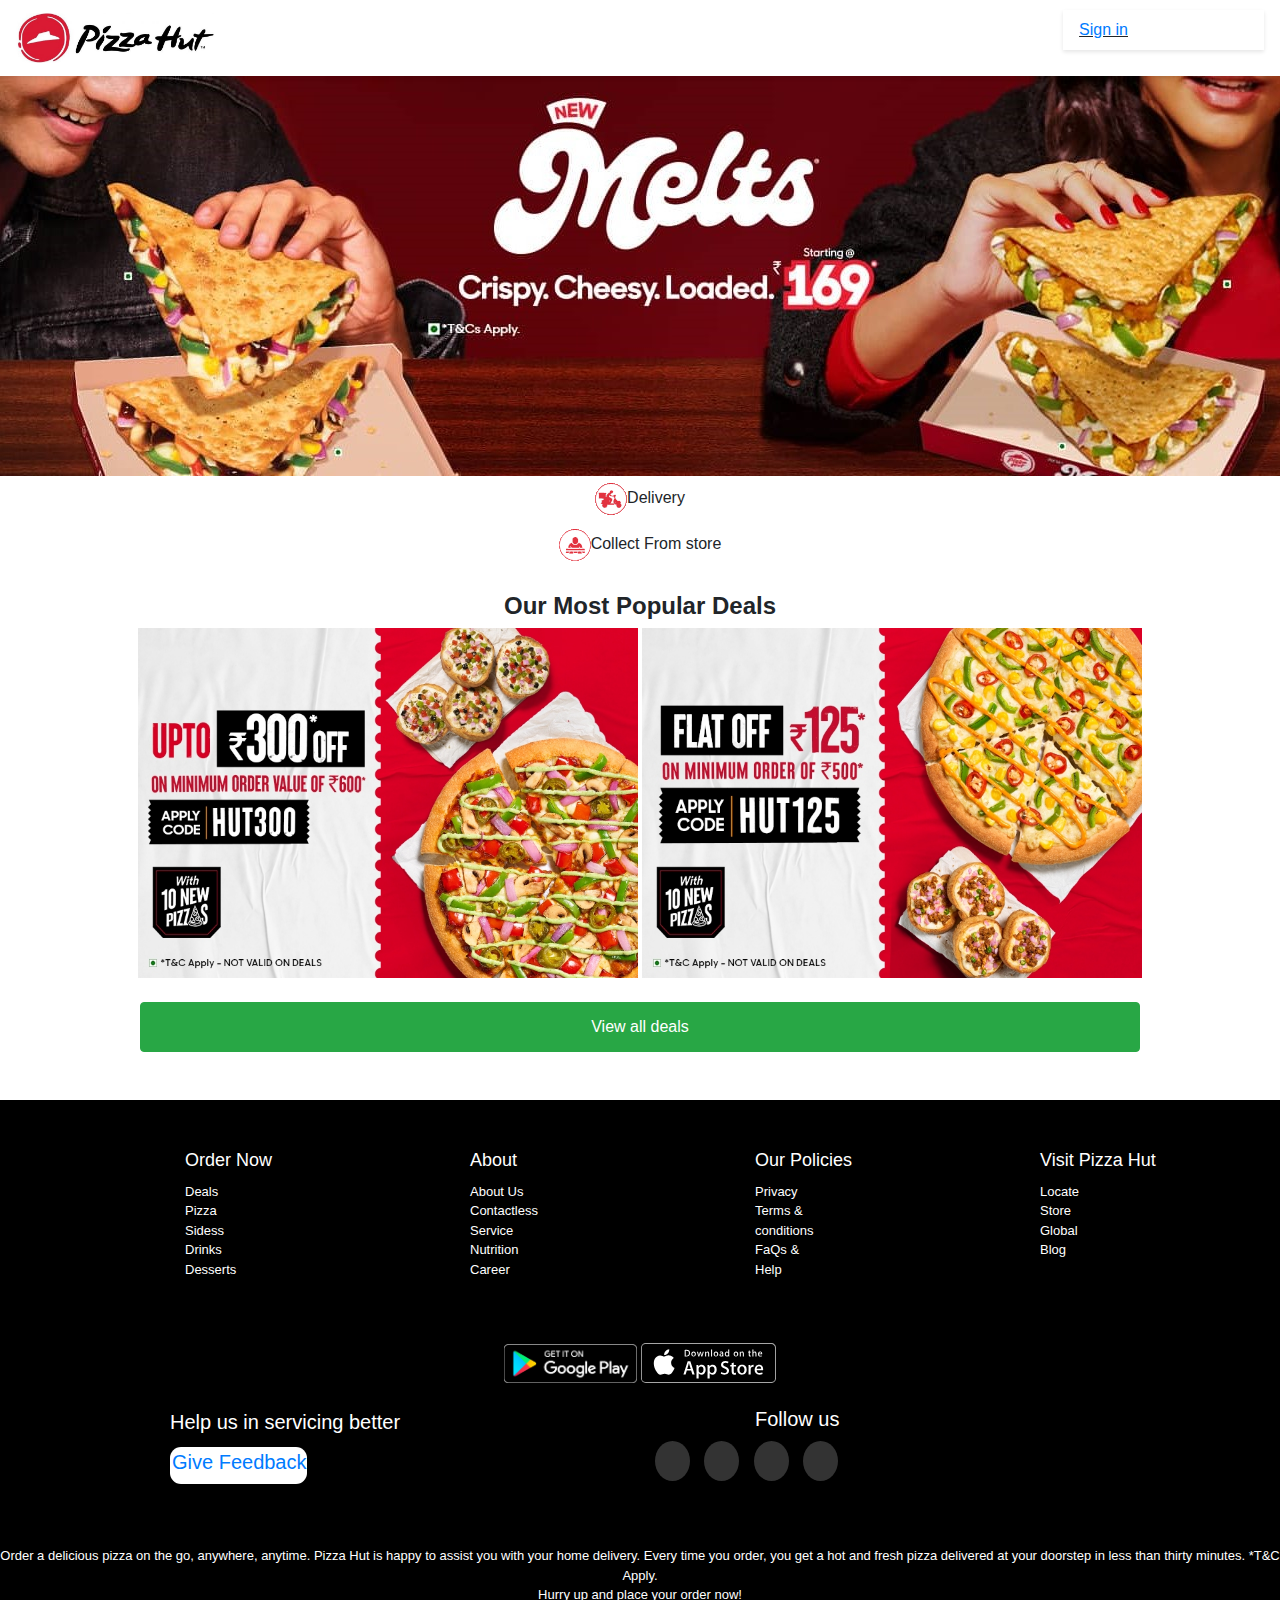
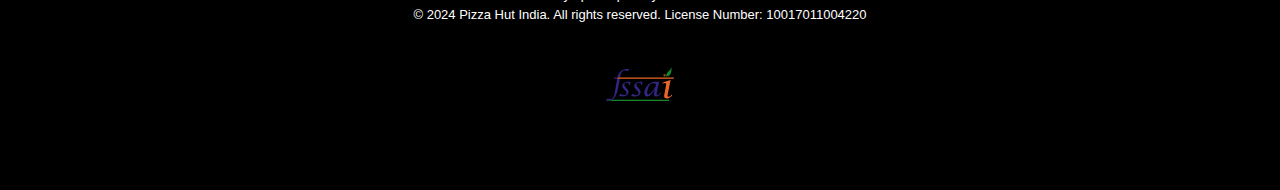
<file: index.html>
<!DOCTYPE html>
<html lang="en">
<head>
    <meta charset="UTF-8">
    <meta name="viewport" content="width=device-width, initial-scale=1.0">
    <title>Pizzahut website</title>
    <link rel="stylesheet" href="projectstyles.css">

    <link rel="stylesheet" href="https://cdn.jsdelivr.net/npm/bootstrap@4.6.2/dist/css/bootstrap.min.css">
    <script src="https://cdn.jsdelivr.net/npm/jquery@3.6.3/dist/jquery.slim.min.js"></script>
    <script src="https://cdn.jsdelivr.net/npm/popper.js@1.16.1/dist/umd/popper.min.js"></script>
    <script src="https://cdn.jsdelivr.net/npm/bootstrap@4.6.2/dist/js/bootstrap.bundle.min.js"></script>
    <link rel="stylesheet" href="https://use.fontawesome.com/releases/v5.6.3/css/all.css" integrity="sha384-UHRtZLI+pbxtHCWp1t77Bi1L4ZtiqrqD80Kn4Z8NTSRyMA2Fd33n5dQ8lWUE00s/" crossorigin="anonymous">

</head>
<body>
    <!-- header section -->
    <nav class="navbar">
        <!-- brand/logo -->
        <a class="navbar-brand" href="#">
            <img src="img/pizzanewwimg.jpg" alt="logo" style="width: 200px;"></a>
        <ul class="navbar">
           <li><u><a href="16signinpage.html">Sign in</a></u></li> 
        </ul>
    </nav>

    <!-- image -->
    <img src="img/image12345.jpeg" height="400px">

    <!-- location box for delivery -->
    <center>
    <div class="container">
        <button type="button" class="btn" data-toggle="modal" data-target="#myModal"><img src="img/delivery.gif">Delivery</button>
    </center>  
    
    <!-- The modal -->
    <div class="modal" id="myModal">
    <div class="modal-dialog">
        <div class="modal-content">
        

    <!-- Modal Header -->
        <div class="modal-header">
    <i><h4 class="modal-title">DELIVERY</h4></i>
    <button type="button" class="close" data-dismiss="modal">&times;</button>
        </div>

    <!-- Modal body -->
    <div class="modal-body">
    <div class="modal-body">
        <b>FIND YOUR NEAREST HUT</b>
        <p>Enter your Address to see your local deals,coupons,offers.</p>
        <div class="modal-body mx-2">
            <div class="md-form mb-3">
                <input type="text" id="defaultForm-text" class="form-control validate" placeholder="Enter Your Location For delivery">
        <div class="md-form mb-1">
                <input type="text" id="defaultForm-text" class="form-control validate" placeholder="Find my current location">
                </div>
            </div>
       </div>
    </div>

    <!-- Modal footer -->
        <div class="modal-footer">
            <a href="3pizzas.html" class="btn btn-danger" role="button">Submit</a>
        </div>
        </div>
    </div>
</div>
</div>

<!-- location box for Collect From Store -->
<center>
    <div class="container">
        <button type="button" class="btn" data-toggle="modal" data-target="#mYModal"><img src="img/collection.gif">Collect From store</button>
    </center>  
    
    <!-- The modal -->
    <div class="modal" id="mYModal">
    <div class="modal-dialog">
        <div class="modal-content">
        
    <!-- Modal Header -->
        <div class="modal-header">
    <i><h4 class="modal-title">COLLECT FROM STORE</h4></i>
    <button type="button" class="close" data-dismiss="modal">&times;</button>
        </div>

    <!-- Modal body -->
    <div class="modal-body">
    <div class="modal-body">
        <b>FIND YOUR NEAREST HUT</b>
        <p>Enter your Address to see your local deals,coupons,offers.</p>
        <div class="modal-body mx-2">
        <div class="md-form mb-3">
                <input type="text" id="defaultForm-text" class="form-control validate" placeholder="Enter Your Location For delivery">
        <div class="md-form mb-1">
                <input type="text" id="defaultForm-text" class="form-control validate" placeholder="Find my current location">
                </div>
            </div>
       </div>
    </div>

    <!-- Modal footer -->
        <div class="modal-footer">
            <a href="3pizzas.html" class="btn btn-danger" role="button">Submit</a>
        </div>
        </div>
    </div>
</div>
</div>
<br>

<!-- Deals section -->
<center>
    <h4><b>Our Most Popular Deals</b></h4>
        <img src="img/deal1.jpeg" width="500" height="350">
        <img src="img/deal2.jpeg" width="500" height="350">
</center>
<br>
<center>
<div class="container">
        <button type="button" class="btn btn-success" style="width: 1000px; height: 50px;">View all deals</button>
</div>
</center> 
<br>
<br>
<!-- Main section -->
 <footer class="footer">
    <div class="container">
        <div class="row">
            <div class="footer-col">
<h5>Order Now</h5>
<ul style="list-style: none;">
  <li><a href="deals.html">Deals</a></li>
  <li><a href="pizzas.html">Pizza</a></li> 
  <li><a href="sides.html">Sidess</a></li>
  <li><a href="drinks.html">Drinks</a></li>
  <li><a href="desserts.html">Desserts</a></li> 
</ul></div>

<div class="footer-col">
<h5>About</h5>
<ul style="list-style: none;">
    <li><a href="aboutus.html">About Us</a></li>
    <li><a href="Contactlessservice.html">Contactless Service</a></li>
    <li><a href="nutrition.html">Nutrition</a></li>
    <li><a href="#">Career</a></li>
</ul></div>

<div class="footer-col">
<h5>Our Policies</h5>
<ul style="list-style: none;">
    <li><a href="#">Privacy</a></li>
    <li><a href="Terms&condn.html">Terms & conditions</a></li>
    <li><a href="FaQs&help.html">FaQs & Help</a></li>
</ul></div>

<div class="footer-col">
<h5>Visit Pizza Hut</h5>
<ul style="list-style: none;">
    <li><a href="locateStore.html">Locate Store</a></li>
    <li><a href="Globalblog.html">Global Blog</a></li>
</ul></div><br>
</div>
</div><br><br>
<center>
<div class="footer-col">
    <div class="appdown-img">
            <img src="img/app-store-google-play..png" style="width: 133px;">
            <img src="img/iosappstore.svg">
    </div>
</div>
</center>
<br>
<div class="container">
    <div class="row">
<div class="footer-colu" style="padding-left: 100px;">
    <p>Help us in servicing better</p>
    <div class="btn-group btn-group-success">
        <a href="#" class="btn-default"  style="width: 150px;">Give Feedback</a>
    </div>
</div>
        <div class="footer-colu">
            <h5>Follow us</h5>
            <div class="social-links">
                <a href="#"><i class="fab fa-facebook-f"></i></a>
                <a href="#"><i class="fab fa-twitter"></i></a>
                <a href="#"><i class="fab fa-instagram"></i></a>
                <a href="#"><i class="fab fa-youtube"></i></a>
            </div>
        </div>
</div>
</div><br><br>


<div class="copyright">
    <p>Order a delicious pizza on the go, anywhere, anytime. Pizza Hut is happy to assist you with your home delivery. Every time you order, you get a hot and fresh pizza delivered at your doorstep in less than thirty minutes. *T&C Apply.
       <br> Hurry up and place your order now!<br> © 2024 Pizza Hut India. All rights reserved. License Number: 10017011004220</p>
</div>
<center>
<img src="img/FSAAI-logo.svg" style="width: 100px;">
</center>
</footer>
</body>
</html>
</file>
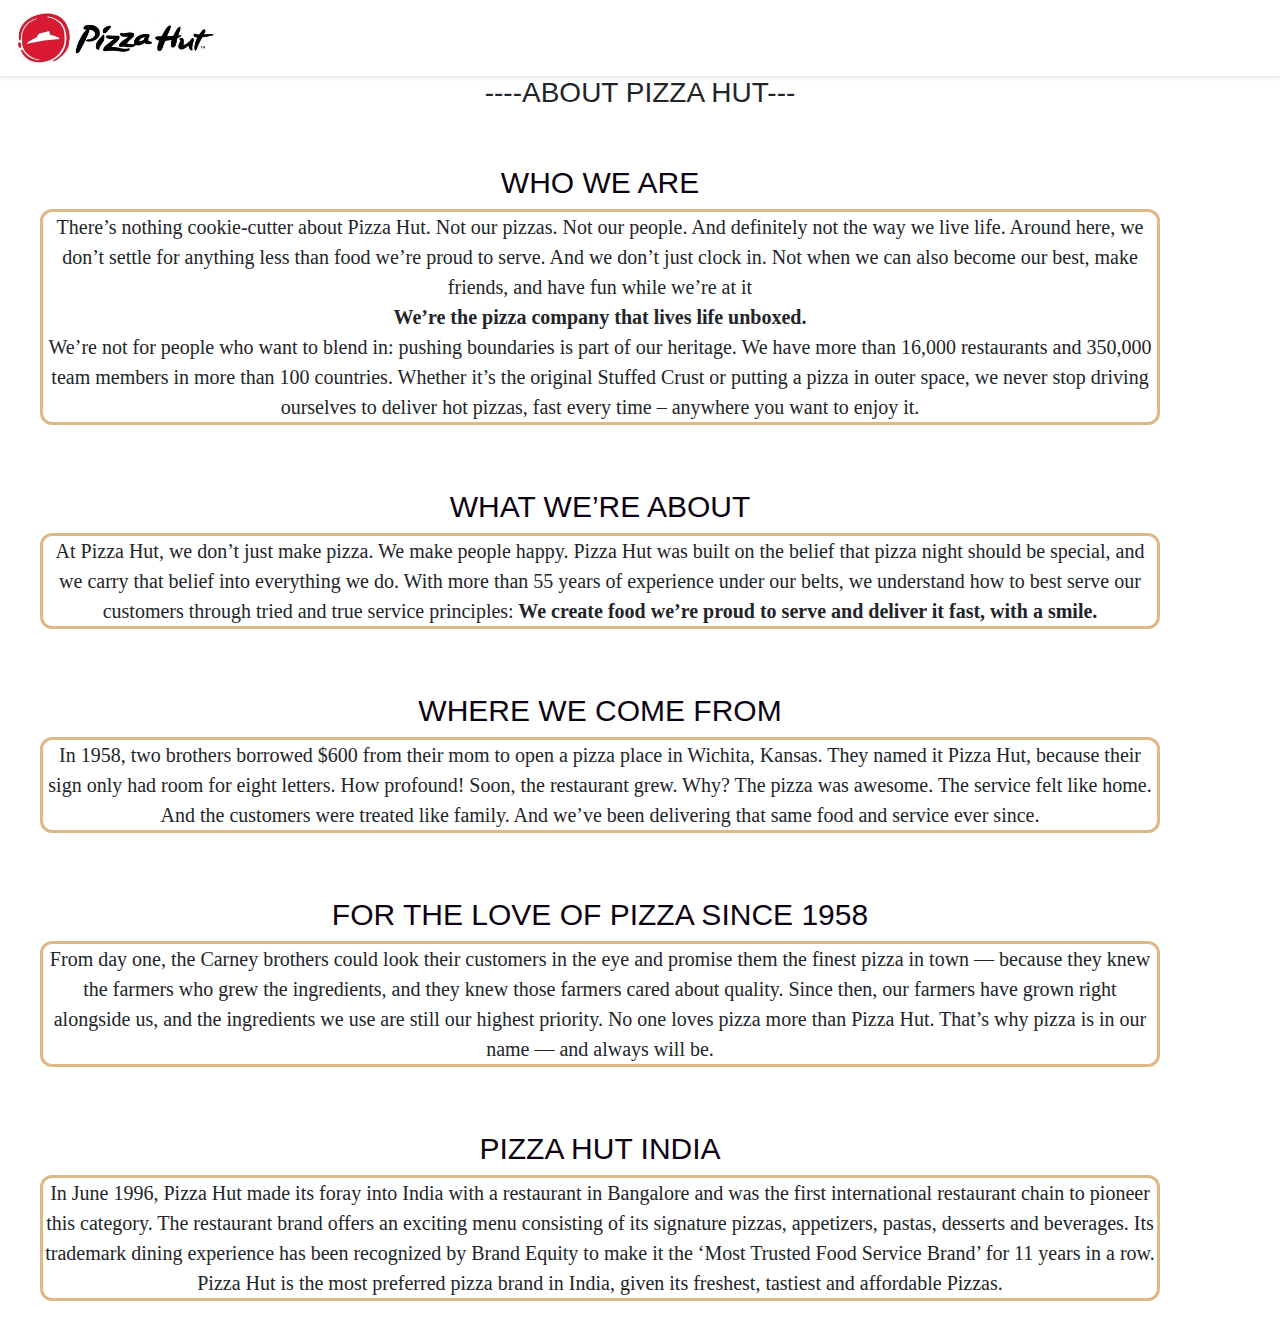
<file: aboutus.html>
<!DOCTYPE html>
<html lang="en">
<head>
    <meta charset="UTF-8">
    <meta name="viewport" content="width=device-width, initial-scale=1.0">
    <title>Pizzahut website</title>
    <link rel="stylesheet" href="projectstyles.css">

    <link rel="stylesheet" href="https://cdn.jsdelivr.net/npm/bootstrap@4.6.2/dist/css/bootstrap.min.css">
    <script src="https://cdn.jsdelivr.net/npm/jquery@3.6.3/dist/jquery.slim.min.js"></script>
    <script src="https://cdn.jsdelivr.net/npm/popper.js@1.16.1/dist/umd/popper.min.js"></script>
    <script src="https://cdn.jsdelivr.net/npm/bootstrap@4.6.2/dist/js/bootstrap.bundle.min.js"></script>
    <link rel="stylesheet" href="https://use.fontawesome.com/releases/v5.6.3/css/all.css" integrity="sha384-UHRtZLI+pbxtHCWp1t77Bi1L4ZtiqrqD80Kn4Z8NTSRyMA2Fd33n5dQ8lWUE00s/" crossorigin="anonymous">

</head>
<body>
    <nav class="navbar">
        <!-- brand/logo -->
        <a class="navbar-brand" href="#">
            <img src="img/pizzanewwimg.jpg" alt="logo" style="width: 200px;"></a>
    </nav>
        <center>
        <h3>----ABOUT PIZZA HUT---</h3>
    </center><br><br>
    <section class="abouthut">
    <ol>
        <li>
        <h2><span>WHO WE ARE</span></h2>
            <p><span>
                There’s nothing cookie-cutter about Pizza Hut. Not our pizzas. Not our people. And definitely not the way we live life. Around here, we don’t settle for anything less than food we’re proud to serve. And we don’t just clock in. Not when we can also become our best, make friends, and have fun while we’re at it<br>
                <strong>We’re the pizza company that lives life unboxed.</strong><br>
                We’re not for people who want to blend in: pushing boundaries is part of our heritage. We have more than 16,000 restaurants and 350,000 team members in more than 100 countries. Whether it’s the original Stuffed Crust or putting a pizza in outer space, we never stop driving ourselves to deliver hot pizzas, fast every time – anywhere you want to enjoy it.
        </span></p>
    </li><br><br>
    <li>
        <h2><span>WHAT WE’RE ABOUT</span></h2>
        <p><span>
            At Pizza Hut, we don’t just make pizza. We make people happy. Pizza Hut was built on the belief that pizza night should be special, and we carry that belief into everything we do. With more than 55 years of experience under our belts, we understand how to best serve our customers through tried and true service principles:<strong>
                We create food we’re proud to serve and deliver it fast, with a smile.</strong>
        </span></p>
    </li><br><br>
    <li>
        <h2><span>WHERE WE COME FROM</span></h2>
        <p><span>
            In 1958, two brothers borrowed $600 from their mom to open a pizza place in Wichita, Kansas. They named it Pizza Hut, because their sign only had room for eight letters. How profound! Soon, the restaurant grew. Why? The pizza was awesome. The service felt like home. And the customers were treated like family. And we’ve been delivering that same food and service ever since.
        </span></p>
    </li><br><br>
    <li>
        <h2><span>FOR THE LOVE OF PIZZA SINCE 1958</span></h2>
        <p><span>
            From day one, the Carney brothers could look their customers in the eye and promise them the finest pizza in town — because they knew the farmers who grew the ingredients, and they knew those farmers cared about quality. Since then, our farmers have grown right alongside us, and the ingredients we use are still our highest priority. No one loves pizza more than Pizza Hut. That’s why pizza is in our name — and always will be.
        </span></p>
    </li><br><br>
    <li>
        <h2><span>PIZZA HUT INDIA</span></h2>
        <p><span>
            In June 1996, Pizza Hut made its foray into India with a restaurant in Bangalore and was the first international restaurant chain to pioneer this category. The restaurant brand offers an exciting menu consisting of its signature pizzas, appetizers, pastas, desserts and beverages. Its trademark dining experience has been recognized by Brand Equity to make it the ‘Most Trusted Food Service Brand’ for 11 years in a row. Pizza Hut is the most preferred pizza brand in India, given its freshest, tastiest and affordable Pizzas.
        </span></p>
    </li>
    </ol>
    </section>
</body>
</html>
</file>
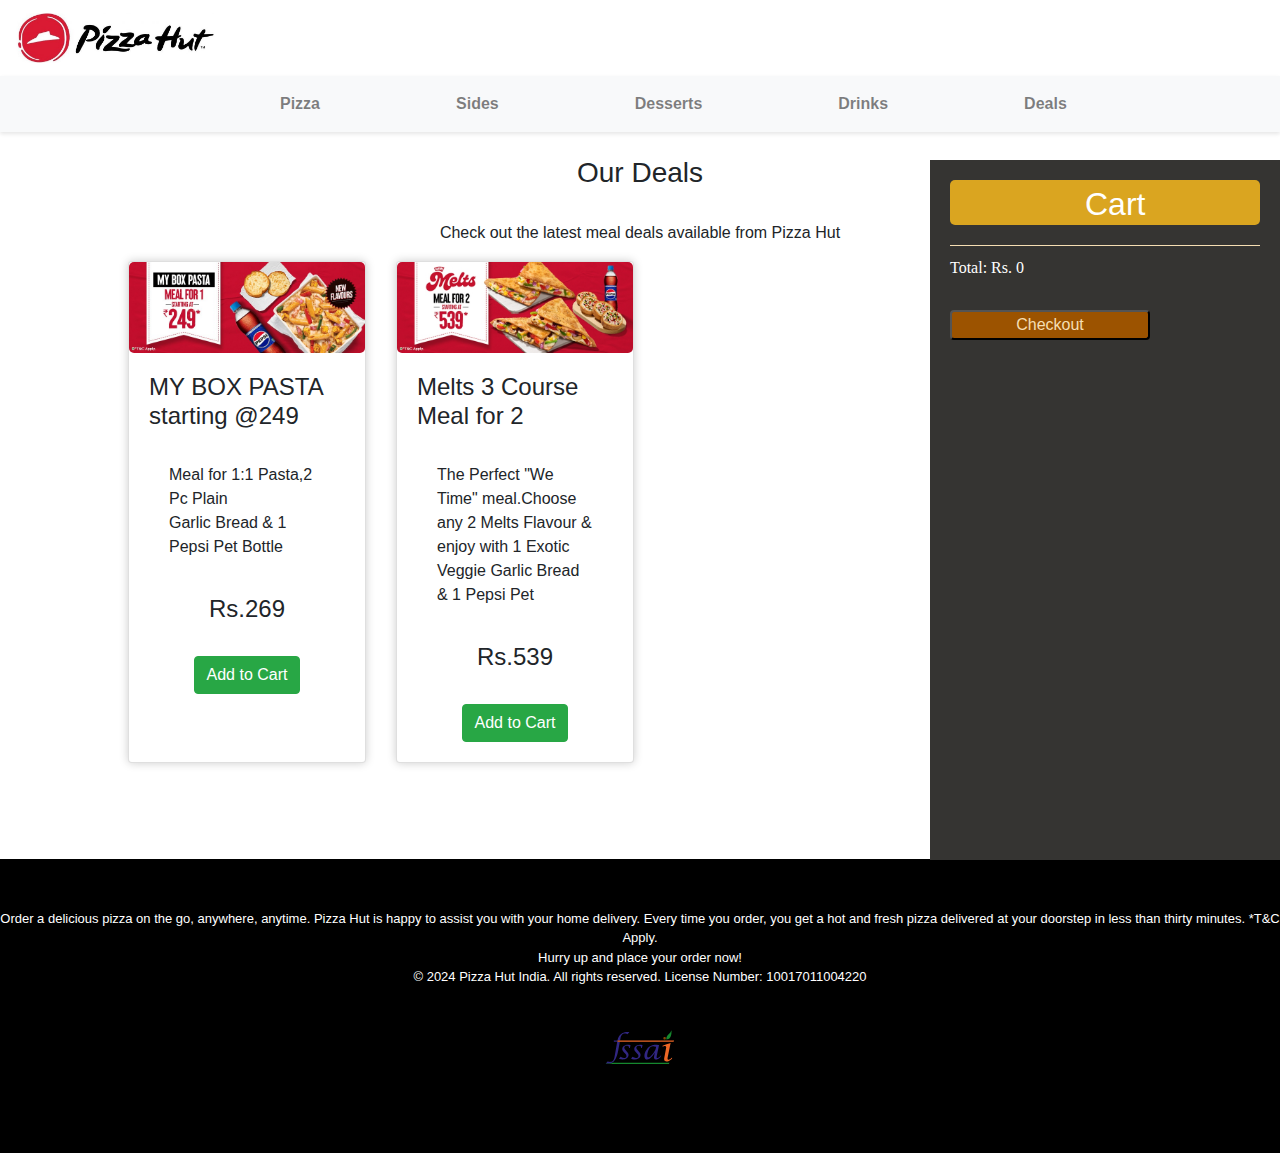
<file: deals.html>
<!DOCTYPE html>
<html lang="en">
<head>
    <meta charset="UTF-8">
    <meta name="viewport" content="width=device-width, initial-scale=1.0">
    <title>Pizzahut website</title>
    <link rel="stylesheet" href="projectstyles.css">

    <link rel="stylesheet" href="https://cdn.jsdelivr.net/npm/bootstrap@4.6.2/dist/css/bootstrap.min.css">
    <script src="https://cdn.jsdelivr.net/npm/jquery@3.6.3/dist/jquery.slim.min.js"></script>
    <script src="https://cdn.jsdelivr.net/npm/popper.js@1.16.1/dist/umd/popper.min.js"></script>
    <script src="https://cdn.jsdelivr.net/npm/bootstrap@4.6.2/dist/js/bootstrap.bundle.min.js"></script>
    <link rel="stylesheet" href="https://use.fontawesome.com/releases/v5.6.3/css/all.css" integrity="sha384-UHRtZLI+pbxtHCWp1t77Bi1L4ZtiqrqD80Kn4Z8NTSRyMA2Fd33n5dQ8lWUE00s/" crossorigin="anonymous">

</head>
<body>
    <nav class="navbar">
        <!-- brand/logo -->
        <a class="navbar-brand  " href="#">
            <img src="img/pizzanewwimg.jpg" alt="logo" style="width: 200px;"></a>
    </nav>
    <nav class="navbar navbar-expand-lg navbar-light bg-light">
        <!-- brand/logo -->
        <a class="navbar-brand" href="#"></a>
    
        <!-- link -->
        <ul class="navbar-nav">
            
            <li class="nav-item">
                <li class="nav-item"></li>
            </li>
            <li class="nav-item">
                <a class="nav-link" href="pizzas.html"><b>Pizza</b></a>
            </li>
            <li class="nav-item">
                <a class="nav-link" href="sides.html"><b>Sides</b></a>
            </li>
            <li class="nav-item">
                <a class="nav-link" href="desserts.html"><b>Desserts</b></a>
            </li>
            <li class="nav-item">
                <a class="nav-link" href="drinks.html"><b>Drinks</b></a>
            </li>
            <li class="nav-item">
                <a class="nav-link" href="deals.html"><b>Deals</b></a>
            </li>
        </ul>
       </nav> 
    <br>
       <div class="container-fluid">
        <center>
        <h3>Our Deals</h3>
        <br>
        <p>Check out the latest meal deals available from Pizza Hut</p>
       </div>
    </center>
    <div class="card-container">
        <div class="card">
             <img src="img/dealsimg.jpeg" width="350px" height="400px">
             <div class="card-body">
                <h4 class="card-title">MY BOX PASTA starting @249</h4>
                    <p class="card-body"> Meal for 1:1 Pasta,2 Pc Plain<br> Garlic Bread & 1 Pepsi Pet Bottle</p>
                    <center>
                        <h4 style="font-family:Arial, Helvetica, sans-serif">Rs.269</h4><br>
                        <button  class="btn btn-success" onclick="addToCart('MY BOX PASTA starting @249', 269 )">Add to Cart</button></center>
           </div>
        </div>
         <div class="card">
            <img src="img/dealsimg2.jpeg" width="350px" height="400px">
            <div class="card-body">
                <h4 class="card-title">Melts 3 Course Meal for 2</h4>
                    <p class="card-body">The Perfect "We Time" meal.Choose any 2 Melts Flavour & enjoy with 1 Exotic Veggie Garlic Bread & 1 Pepsi Pet</p>
                    <center>
                        <h4 style="font-family:Arial, Helvetica, sans-serif">Rs.539</h4><br>
                        <button  class="btn btn-success" onclick="addToCart('Melts 3 Course Meal for 2',539)">Add to Cart</button></center>
        </div>
    </div>
    </div>
    <br><br>
    <!-- Cart Section -->
<div class="cart-container" id="cart">
    <h2>Cart</h2>
    <!-- Cart items will be displayed here -->
    <div id="cart-items"></div>
    <p id="totalAmount">Total: Rs. 0</p>
    <!-- Checkout button always visible -->
    <button id="checkoutBtn" onclick="checkout()">Checkout</button>
  </div>
  
  

<script>
function selectOption(option) {
  document.getElementById("selectedOption").textContent = option;
  // Show all items initially
  const pizzaItems = document.querySelectorAll('.pizza-item');
  pizzaItems.forEach(item => {
    item.style.display = 'block';
  });

  // Filter items based on selected option
  if (option === 'Veg') {
    const nonVegItems = document.querySelectorAll('.pizza-item.Non-Veg');
    nonVegItems.forEach(item => {
      item.style.display = 'none';
    });
  } else if (option === 'Non-Veg') {
    const vegItems = document.querySelectorAll('.pizza-item.Veg');
    vegItems.forEach(item => {
      item.style.display = 'none';
    });
  }
}

let cartItems = [];

function addToCart(itemName, price) {
  // Check if the item already exists in the cart
  const existingItem = cartItems.find(item => item.name === itemName);
  if (existingItem) {
    // If the item exists, update the quantity and amount
    existingItem.quantity++;
    existingItem.amount += price;
  } else {
    // If the item doesn't exist, add it to the cart
    cartItems.push({ name: itemName, price: price, quantity: 1, amount: price });
  }
  updateCart();
}

function updateCart() {
  const cartElement = document.getElementById('cart-items');
  const totalElement = document.getElementById('totalAmount');
  cartElement.innerHTML = '';
  let totalAmount = 0;
  cartItems.forEach(item => {
    const itemElement = document.createElement('div');
    itemElement.classList.add('cart-item');
    itemElement.innerHTML = `<p>${item.name} - Rs.${item.price} (Qty: ${item.quantity}, Amt: Rs.${item.amount})</p>`;
    cartElement.appendChild(itemElement);
    totalAmount += item.amount;
  });
  totalElement.textContent = `Total: Rs. ${totalAmount}`;

  // Show checkout button
  const checkoutBtn = document.getElementById('checkoutBtn');
  checkoutBtn.style.display = 'block';
}

function checkout() {
  alert('Thank you for your purchase!');
  cartItems = [];
  updateCart();
}
</script>
<br><br>

<footer class="footer">
  <div class="copyright">
      <p>Order a delicious pizza on the go, anywhere, anytime. Pizza Hut is happy to assist you with your home delivery. Every time you order, you get a hot and fresh pizza delivered at your doorstep in less than thirty minutes. *T&C Apply.
         <br> Hurry up and place your order now!<br> © 2024 Pizza Hut India. All rights reserved. License Number: 10017011004220</p>
  </div>
  <center>
  <img src="img/FSAAI-logo.svg" style="width: 100px;">
  </center>
  </footer>

    
</body>
</html>
</file>
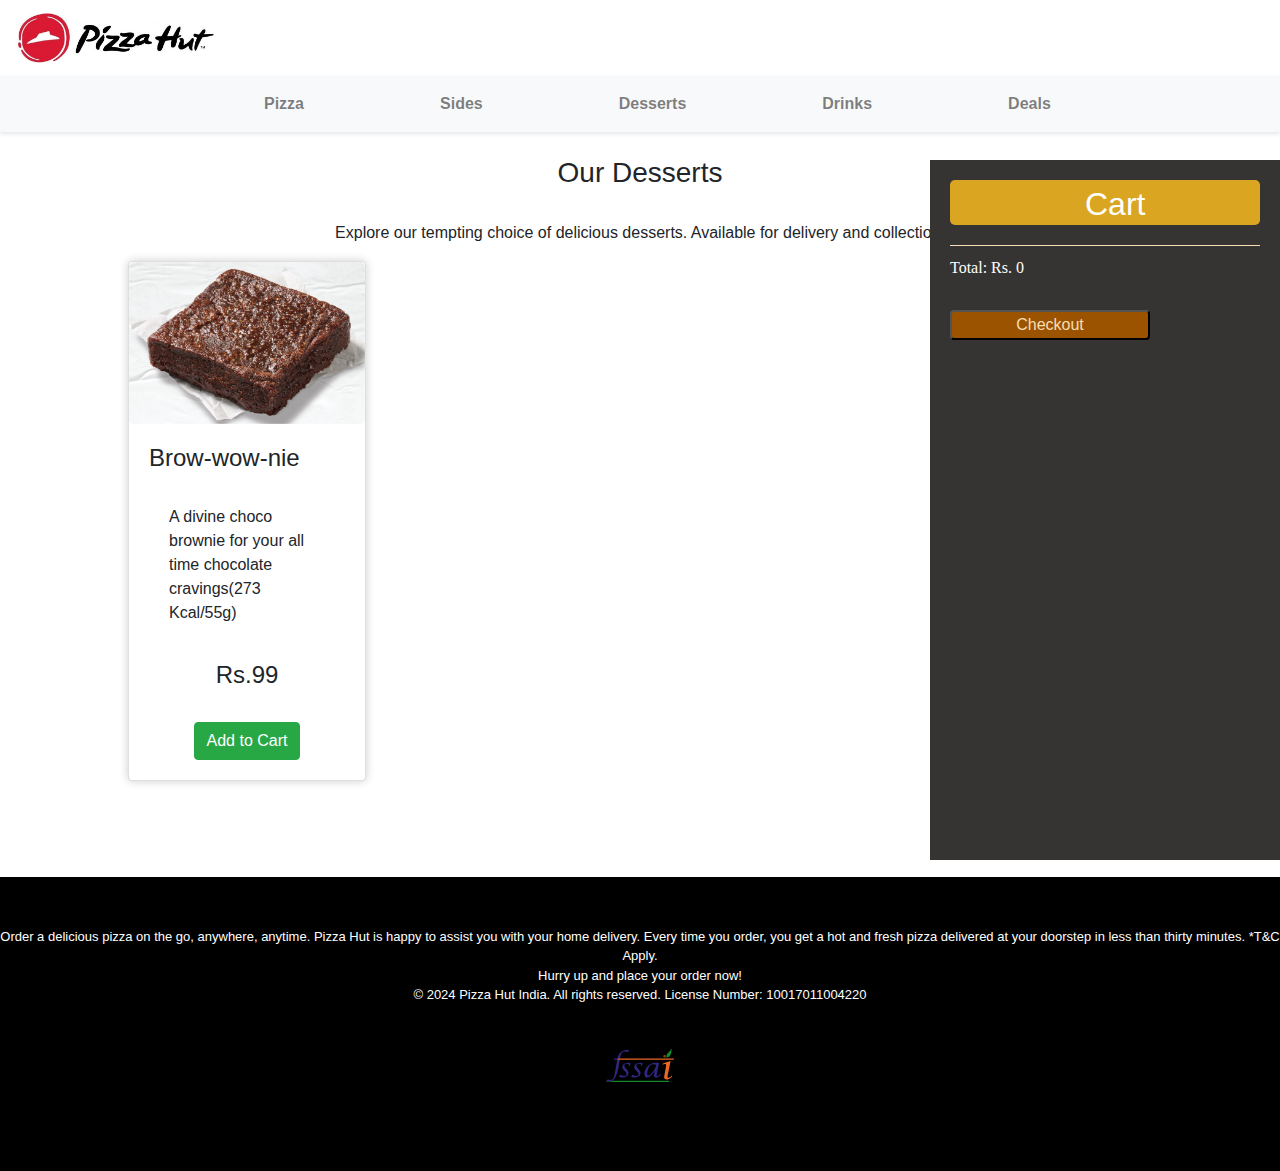
<file: desserts.html>
<!DOCTYPE html>
<html lang="en">
<head>
    <meta charset="UTF-8">
    <meta name="viewport" content="width=device-width, initial-scale=1.0">
    <title>Pizzahut website</title>
    <link rel="stylesheet" href="projectstyles.css">

    <link rel="stylesheet" href="https://cdn.jsdelivr.net/npm/bootstrap@4.6.2/dist/css/bootstrap.min.css">
    <script src="https://cdn.jsdelivr.net/npm/jquery@3.6.3/dist/jquery.slim.min.js"></script>
    <script src="https://cdn.jsdelivr.net/npm/popper.js@1.16.1/dist/umd/popper.min.js"></script>
    <script src="https://cdn.jsdelivr.net/npm/bootstrap@4.6.2/dist/js/bootstrap.bundle.min.js"></script>
    <link rel="stylesheet" href="https://use.fontawesome.com/releases/v5.6.3/css/all.css" integrity="sha384-UHRtZLI+pbxtHCWp1t77Bi1L4ZtiqrqD80Kn4Z8NTSRyMA2Fd33n5dQ8lWUE00s/" crossorigin="anonymous">

</head>
<body>
    <nav class="navbar">
        <!-- brand/logo -->
        <a class="navbar-brand" href="#">
            <img src="img/pizzanewwimg.jpg" alt="logo" style="width: 200px;"></a>
    </nav>
    <nav class="navbar navbar-expand-lg navbar-light bg-light">
        <!-- link -->
        <ul class="navbar-nav">
            
            <li class="nav-item">
                <li class="nav-item"></li>
            </li>
            <li class="nav-item">
                <a class="nav-link" href="pizzas.html"><b>Pizza</b></a>
            </li>
            <li class="nav-item">
                <a class="nav-link" href="sides.html"><b>Sides</b></a>
            </li>
            <li class="nav-item">
                <a class="nav-link" href="desserts.html"><b>Desserts</b></a>
            </li>
            <li class="nav-item">
                <a class="nav-link" href="drinks.html"><b>Drinks</b></a>
            </li>
            <li class="nav-item">
                <a class="nav-link" href="deals.html"><b>Deals</b></a>
            </li>
        </ul>
       </nav> 
    <br>
       <div class="container-fluid">
        <center>
        <h3>Our Desserts</h3>
        <br>
        <p>Explore our tempting choice of delicious desserts. Available for delivery and collection.</p>
       </div>
    </center>
    <div class="card-container">
        <div class="card">
             <img src="img/brow-wow-nie-single desserts.jpeg" width="350px" height="400px">
             <div class="card-body">
                <h4 class="card-title">Brow-wow-nie</h4>
                    <p class="card-body">A divine choco brownie for your all time chocolate cravings(273 Kcal/55g)</p>
                    <center>
                        <h4 style="font-family:Arial, Helvetica, sans-serif">Rs.99</h4><br>
                        <button  class="btn btn-success" onclick="addToCart('7up Glass', 99)">Add to Cart</button></center>
           </div>
        </div>
    </div>
    <br><br>
<!-- Cart Section -->
<div class="cart-container" id="cart">
    <h2>Cart</h2>
    <!-- Cart items will be displayed here -->
    <div id="cart-items"></div>
    <p id="totalAmount">Total: Rs. 0</p>
    <!-- Checkout button always visible -->
    <button id="checkoutBtn" onclick="checkout()">Checkout</button>
  </div>
  
  

<script>
function selectOption(option) {
  document.getElementById("selectedOption").textContent = option;
  // Show all items initially
  const pizzaItems = document.querySelectorAll('.pizza-item');
  pizzaItems.forEach(item => {
    item.style.display = 'block';
  });

  // Filter items based on selected option
  if (option === 'Veg') {
    const nonVegItems = document.querySelectorAll('.pizza-item.Non-Veg');
    nonVegItems.forEach(item => {
      item.style.display = 'none';
    });
  } else if (option === 'Non-Veg') {
    const vegItems = document.querySelectorAll('.pizza-item.Veg');
    vegItems.forEach(item => {
      item.style.display = 'none';
    });
  }
}

let cartItems = [];

function addToCart(itemName, price) {
  // Check if the item already exists in the cart
  const existingItem = cartItems.find(item => item.name === itemName);
  if (existingItem) {
    // If the item exists, update the quantity and amount
    existingItem.quantity++;
    existingItem.amount += price;
  } else {
    // If the item doesn't exist, add it to the cart
    cartItems.push({ name: itemName, price: price, quantity: 1, amount: price });
  }
  updateCart();
}

function updateCart() {
  const cartElement = document.getElementById('cart-items');
  const totalElement = document.getElementById('totalAmount');
  cartElement.innerHTML = '';
  let totalAmount = 0;
  cartItems.forEach(item => {
    const itemElement = document.createElement('div');
    itemElement.classList.add('cart-item');
    itemElement.innerHTML = `<p>${item.name} - Rs.${item.price} (Qty: ${item.quantity}, Amt: Rs.${item.amount})</p>`;
    cartElement.appendChild(itemElement);
    totalAmount += item.amount;
  });
  totalElement.textContent = `Total: Rs. ${totalAmount}`;

  // Show checkout button
  const checkoutBtn = document.getElementById('checkoutBtn');
  checkoutBtn.style.display = 'block';
}

function checkout() {
  alert('Thank you for your purchase!');
  cartItems = [];
  updateCart();
}
</script>
<br><br>

  <!-- Main section -->
 
  <footer class="footer">
    <div class="copyright">
        <p>Order a delicious pizza on the go, anywhere, anytime. Pizza Hut is happy to assist you with your home delivery. Every time you order, you get a hot and fresh pizza delivered at your doorstep in less than thirty minutes. *T&C Apply.
           <br> Hurry up and place your order now!<br> © 2024 Pizza Hut India. All rights reserved. License Number: 10017011004220</p>
    </div>
    <center>
    <img src="img/FSAAI-logo.svg" style="width: 100px;">
    </center>
    </footer>
</body>
</html>
</file>
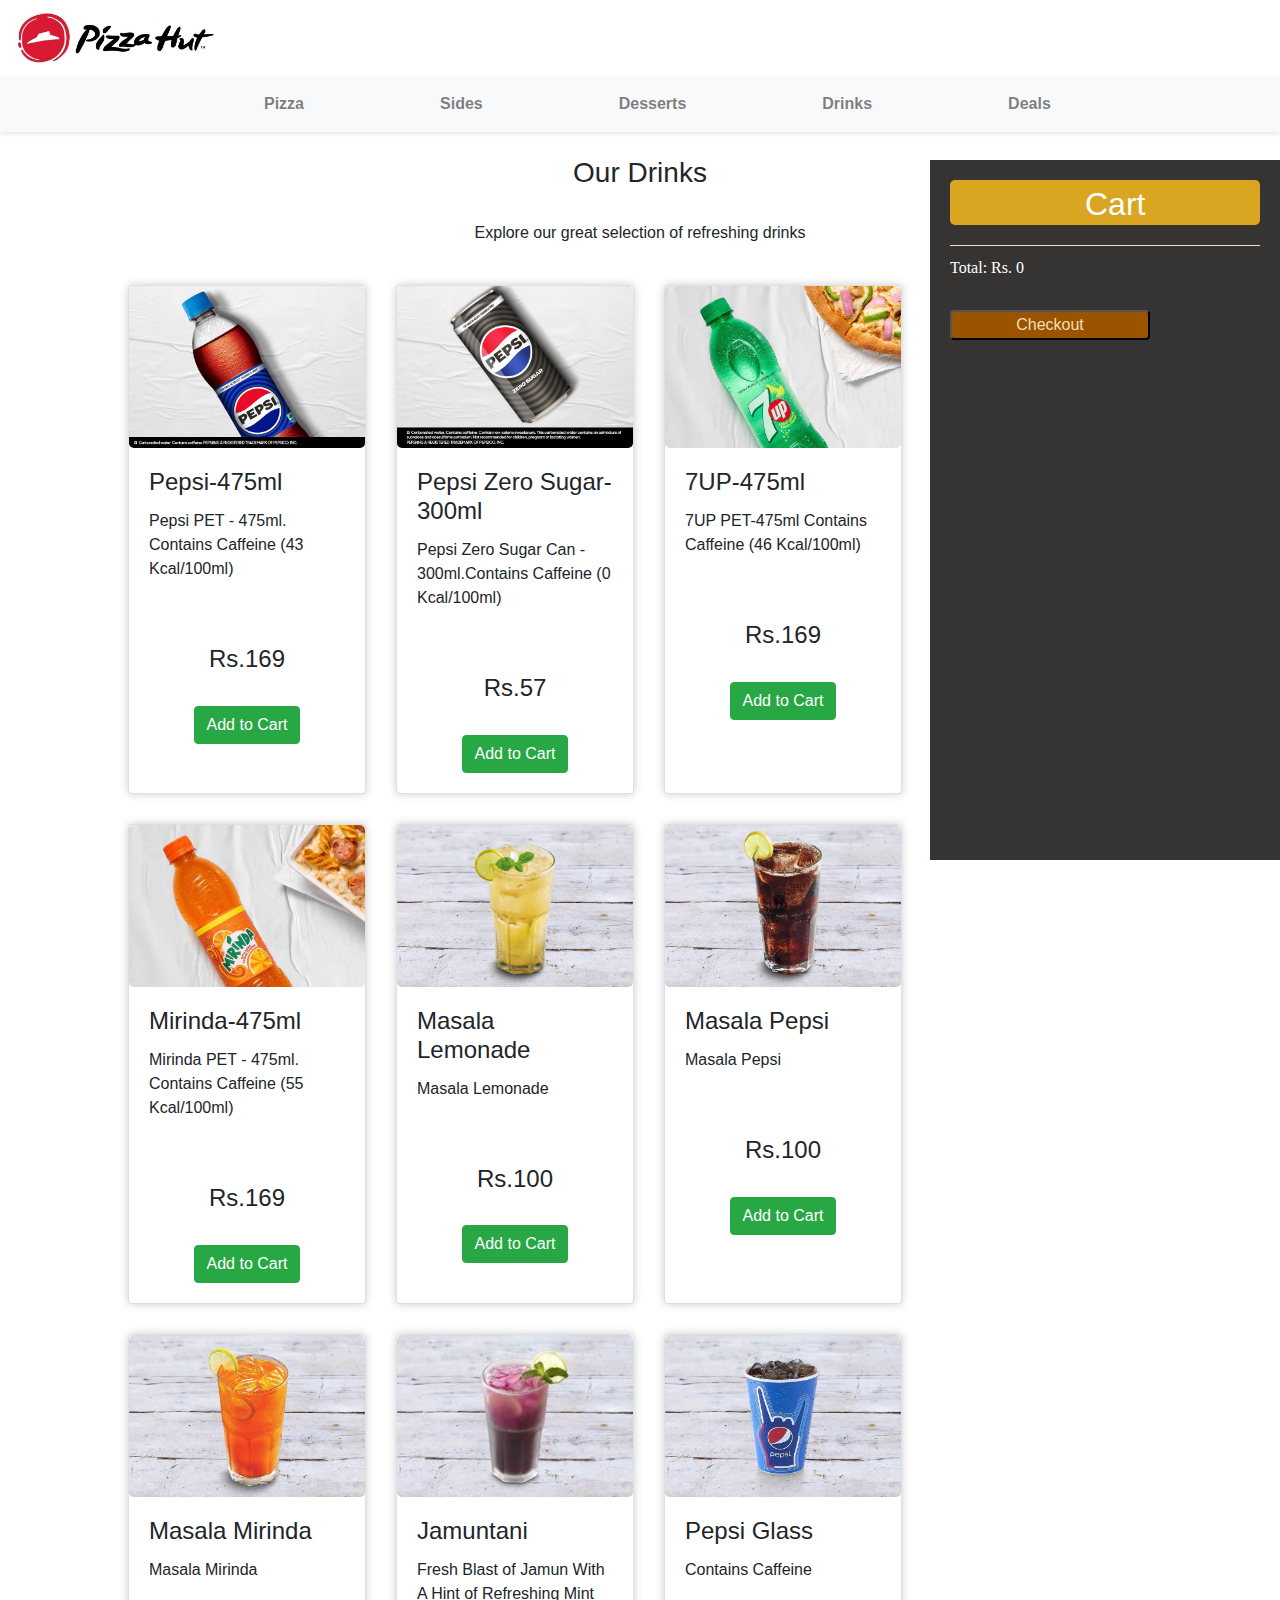
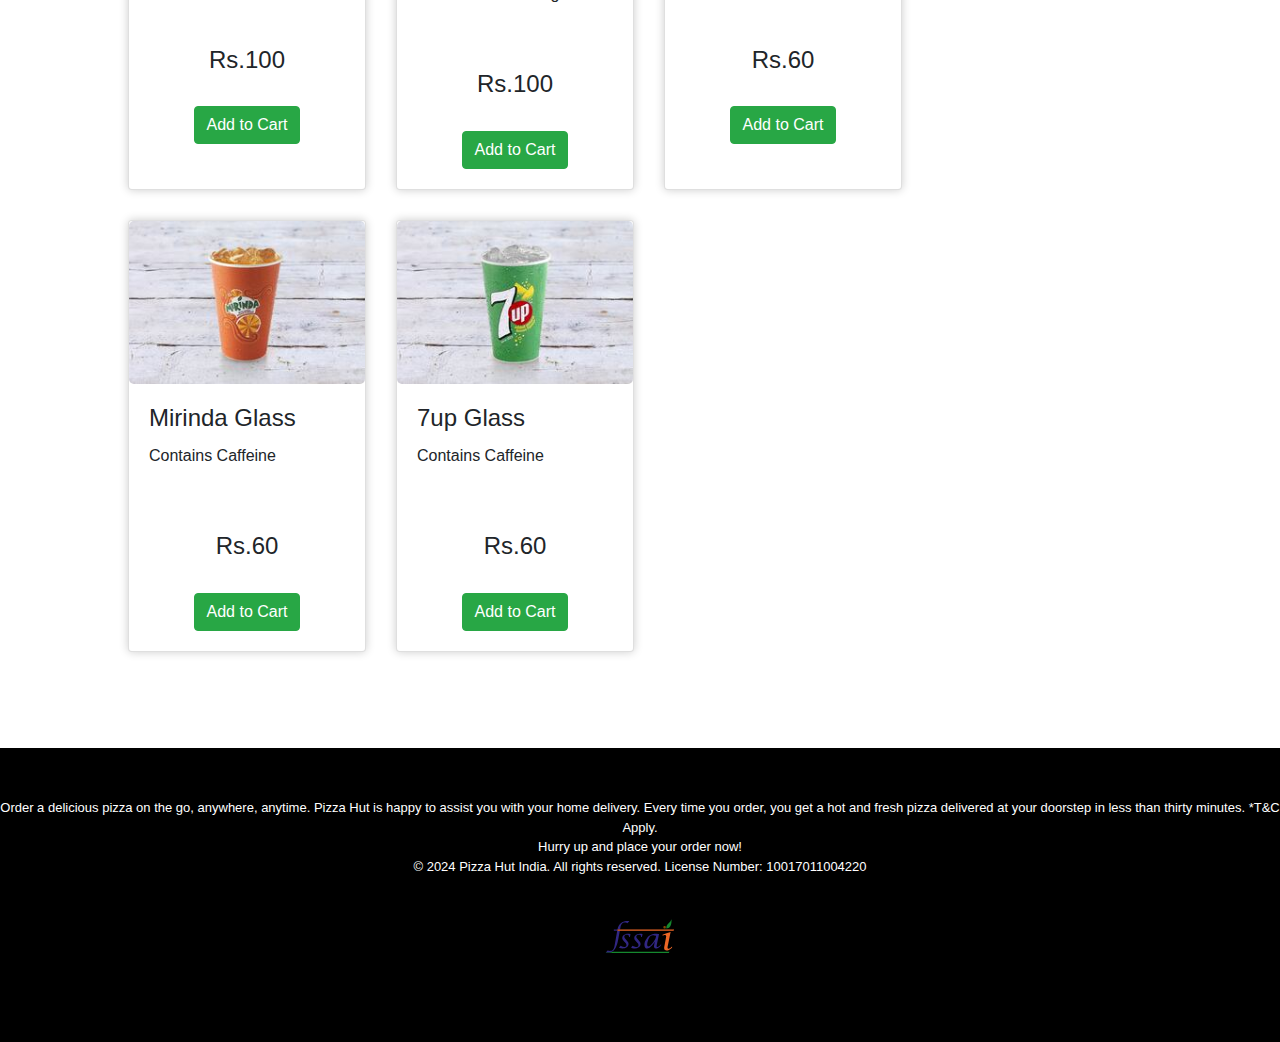
<file: drinks.html>
<!DOCTYPE html>
<html lang="en">
<head>
    <meta charset="UTF-8">
    <meta name="viewport" content="width=device-width, initial-scale=1.0">
    <title>Pizzahut website</title>
    <link rel="stylesheet" href="projectstyles.css">

    <link rel="stylesheet" href="https://cdn.jsdelivr.net/npm/bootstrap@4.6.2/dist/css/bootstrap.min.css">
    <script src="https://cdn.jsdelivr.net/npm/jquery@3.6.3/dist/jquery.slim.min.js"></script>
    <script src="https://cdn.jsdelivr.net/npm/popper.js@1.16.1/dist/umd/popper.min.js"></script>
    <script src="https://cdn.jsdelivr.net/npm/bootstrap@4.6.2/dist/js/bootstrap.bundle.min.js"></script>
    <link rel="stylesheet" href="https://use.fontawesome.com/releases/v5.6.3/css/all.css" integrity="sha384-UHRtZLI+pbxtHCWp1t77Bi1L4ZtiqrqD80Kn4Z8NTSRyMA2Fd33n5dQ8lWUE00s/" crossorigin="anonymous">

</head>
<body>
    <nav class="navbar">
        <!-- brand/logo -->
        <a class="navbar-brand" href="#">
            <img src="img/pizzanewwimg.jpg" alt="logo" style="width: 200px;"></a>
    </nav>
    <nav class="navbar navbar-expand-lg navbar-light bg-light">
   <!-- link -->
        <ul class="navbar-nav">
            
            <li class="nav-item">
                <li class="nav-item"></li>
            </li>
            <li class="nav-item">
                <a class="nav-link" href="pizzas.html"><b>Pizza</b></a>
            </li>
            <li class="nav-item">
                <a class="nav-link" href="sides.html"><b>Sides</b></a>
            </li>
            <li class="nav-item">
                <a class="nav-link" href="desserts.html"><b>Desserts</b></a>
            </li>
            <li class="nav-item">
                <a class="nav-link" href="drinks.html"><b>Drinks</b></a>
            </li>
            <li class="nav-item">
                <a class="nav-link" href="deals.html"><b>Deals</b></a>
            </li>
        </ul>
       </nav> 
    <br>
    <div class="container-fluid">
        <center>
        <h3>Our Drinks</h3>
        <br>
        <p>Explore our great selection of refreshing drinks</p>
       </div>
    </center>
<br>
<div class="card-container">
    <div class="card">
            <img class="card-image-top" src="img/pepsi-600ml.jpeg" width="350px" height="200">
            <div class="card-body">
                <h4 class="card-title">Pepsi-475ml</h4>
                <p class="card-text">Pepsi PET - 475ml. Contains Caffeine (43 Kcal/100ml)</p><br><br>
                <center>
                    <h4 style="font-family:Arial, Helvetica, sans-serif">Rs.169</h4><br>
                    <button  class="btn btn-success" onclick="addToCart('Pepsi-475ml', 169)">Add to Cart</button></center>
            </div>
     </div>
    <div class="card">
            <img src="img/pepsi-black-250ml..jpeg" width="350px" height="200">
            <div class="card-body">
                <h4 class="card-title">Pepsi Zero Sugar-300ml</h4>
                <p class="card-text">Pepsi Zero Sugar Can - 300ml.Contains Caffeine (0 Kcal/100ml)</p><br><br>
                <center>
                    <h4 style="font-family:Arial, Helvetica, sans-serif">Rs.57</h4><br>
                    <button  class="btn btn-success" onclick="addToCart('Pepsi Zero Sugar-300ml', 57)">Add to Cart</button></center>
            </div>
    </div>
    <div class="card">
            <img src="img/7-up..jpeg" width="350px" height="200">
            <div class="card-body">
            <h4 class="card-title">7UP-475ml</h4>
                <p class="card-text">7UP PET-475ml Contains Caffeine (46 Kcal/100ml)</p><br><br>
                <center>
                    <h4 style="font-family:Arial, Helvetica, sans-serif">Rs.169</h4><br>
                    <button  class="btn btn-success" onclick="addToCart('7UP-475ml', 169)">Add to Cart</button></center>
            </div>
    </div>
    <div class="card">
        <img src="img/mirinda..jpeg" width="350px" height="200">
        <div class="card-body">
        <h4 class="card-title">Mirinda-475ml</h4>
            <p class="card-text">Mirinda PET - 475ml. Contains Caffeine (55 Kcal/100ml)</p><br><br>
            <center>
                <h4 style="font-family:Arial, Helvetica, sans-serif">Rs.169</h4><br>
                <button  class="btn btn-success" onclick="addToCart('Mirinda-475ml', 169)">Add to Cart</button></center>
        </div>
    </div>
    <div class="card">
        <img src="img/masala-lemonade..jpeg" width="350px" height="200">
        <div class="card-body">
        <h4 class="card-title">Masala Lemonade</h4>
            <p class="card-text">Masala Lemonade</p><br><br>
            <center>
                <h4 style="font-family:Arial, Helvetica, sans-serif">Rs.100</h4><br>
                <button  class="btn btn-success" onclick="addToCart('Masala Lemonade', 100)">Add to Cart</button></center>
    </div>
</div>
<div class="card">
    <img src="img/masala-pepsi.jpeg" width="350px" height="200">

    <div class="card-body">
    <h4 class="card-title">Masala Pepsi</h4>
        <p class="card-text">Masala Pepsi</p><br><br>
        <center>
            <h4 style="font-family:Arial, Helvetica, sans-serif">Rs.100</h4><br>
            <button  class="btn btn-success" onclick="addToCart('Masala Pepsi', 100)">Add to Cart</button></center>
    </div>
</div>
<div class="card">
    <img src="img/masala-mirinda..jpeg" width="350px" height="200">
    <div class="card-body">
    <h4 class="card-title">Masala Mirinda</h4>
        <p class="card-text">Masala Mirinda</p><br><br>
        <center>
            <h4 style="font-family:Arial, Helvetica, sans-serif">Rs.100</h4><br>
            <button  class="btn btn-success" onclick="addToCart('Masala Mirinda', 100)">Add to Cart</button></center>
    </div>
</div>
<div class="card">
    <img src="img/jamuntini.jpeg" width="350px" height="200">
    <div class="card-body">
    <h4 class="card-title">Jamuntani</h4>
        <p class="card-text">Fresh Blast of Jamun With A Hint of Refreshing Mint</p><br><br>
        <center>
            <h4 style="font-family:Arial, Helvetica, sans-serif">Rs.100</h4><br>
            <button  class="btn btn-success" onclick="addToCart('Jamuntani', 100)">Add to Cart</button></center>
    </div>
</div>
<div class="card">
    <img src="img/pepsi-glass-350ml..jpeg" width="350px" height="200">
    <div class="card-body">
    <h4 class="card-title">Pepsi Glass</h4>
        <p class="card-text">Contains Caffeine</p><br><br>
        <center>
            <h4 style="font-family:Arial, Helvetica, sans-serif">Rs.60</h4><br>
            <button  class="btn btn-success" onclick="addToCart('Pepsi Glass', 60)">Add to Cart</button></center>
    </div>
</div>
<div class="card">
    <img src="img/mirinda-glass-350ml.jpeg" width="350px" height="200">
    <div class="card-body">
    <h4 class="card-title">Mirinda Glass</h4>
        <p class="card-text">Contains Caffeine</p><br><br>
        <center>
            <h4 style="font-family:Arial, Helvetica, sans-serif">Rs.60</h4><br>
            <button  class="btn btn-success" onclick="addToCart('Mirinda Glass', 60)">Add to Cart</button></center>
    </div>
</div>
<div class="card">
    <img src="img/7up-glass-350ml..jpeg" width="350px" height="200">
    <div class="card-body">
    <h4 class="card-title">7up Glass</h4>
        <p class="card-text">Contains Caffeine</p><br><br>
        <center>
            <h4 style="font-family:Arial, Helvetica, sans-serif">Rs.60</h4><br>
            <button  class="btn btn-success" onclick="addToCart('7up Glass', 60)">Add to Cart</button></center>
    </div>
</div></div>
<br><br>
<!-- Cart Section -->
<div class="cart-container" id="cart">
    <h2>Cart</h2>
    <!-- Cart items will be displayed here -->
    <div id="cart-items"></div>
    <p id="totalAmount">Total: Rs. 0</p>
    <!-- Checkout button always visible -->
    <button id="checkoutBtn" onclick="checkout()">Checkout</button>
  </div>
  
  

<script>
function selectOption(option) {
  document.getElementById("selectedOption").textContent = option;
  // Show all items initially
  const pizzaItems = document.querySelectorAll('.pizza-item');
  pizzaItems.forEach(item => {
    item.style.display = 'block';
  });

  // Filter items based on selected option
  if (option === 'Veg') {
    const nonVegItems = document.querySelectorAll('.pizza-item.Non-Veg');
    nonVegItems.forEach(item => {
      item.style.display = 'none';
    });
  } else if (option === 'Non-Veg') {
    const vegItems = document.querySelectorAll('.pizza-item.Veg');
    vegItems.forEach(item => {
      item.style.display = 'none';
    });
  }
}

let cartItems = [];

function addToCart(itemName, price) {
  // Check if the item already exists in the cart
  const existingItem = cartItems.find(item => item.name === itemName);
  if (existingItem) {
    // If the item exists, update the quantity and amount
    existingItem.quantity++;
    existingItem.amount += price;
  } else {
    // If the item doesn't exist, add it to the cart
    cartItems.push({ name: itemName, price: price, quantity: 1, amount: price });
  }
  updateCart();
}

function updateCart() {
  const cartElement = document.getElementById('cart-items');
  const totalElement = document.getElementById('totalAmount');
  cartElement.innerHTML = '';
  let totalAmount = 0;
  cartItems.forEach(item => {
    const itemElement = document.createElement('div');
    itemElement.classList.add('cart-item');
    itemElement.innerHTML = `<p>${item.name} - Rs.${item.price} (Qty: ${item.quantity}, Amt: Rs.${item.amount})</p>`;
    cartElement.appendChild(itemElement);
    totalAmount += item.amount;
  });
  totalElement.textContent = `Total: Rs. ${totalAmount}`;

  // Show checkout button
  const checkoutBtn = document.getElementById('checkoutBtn');
  checkoutBtn.style.display = 'block';
}

function checkout() {
  alert('Thank you for your purchase!');
  cartItems = [];
  updateCart();
}
</script>
<br><br>

  <!-- Main section -->
 
  <footer class="footer">
    <div class="copyright">
        <p>Order a delicious pizza on the go, anywhere, anytime. Pizza Hut is happy to assist you with your home delivery. Every time you order, you get a hot and fresh pizza delivered at your doorstep in less than thirty minutes. *T&C Apply.
           <br> Hurry up and place your order now!<br> © 2024 Pizza Hut India. All rights reserved. License Number: 10017011004220</p>
    </div>
    <center>
    <img src="img/FSAAI-logo.svg" style="width: 100px;">
    </center>
    </footer>
</body>
</html>
</file>
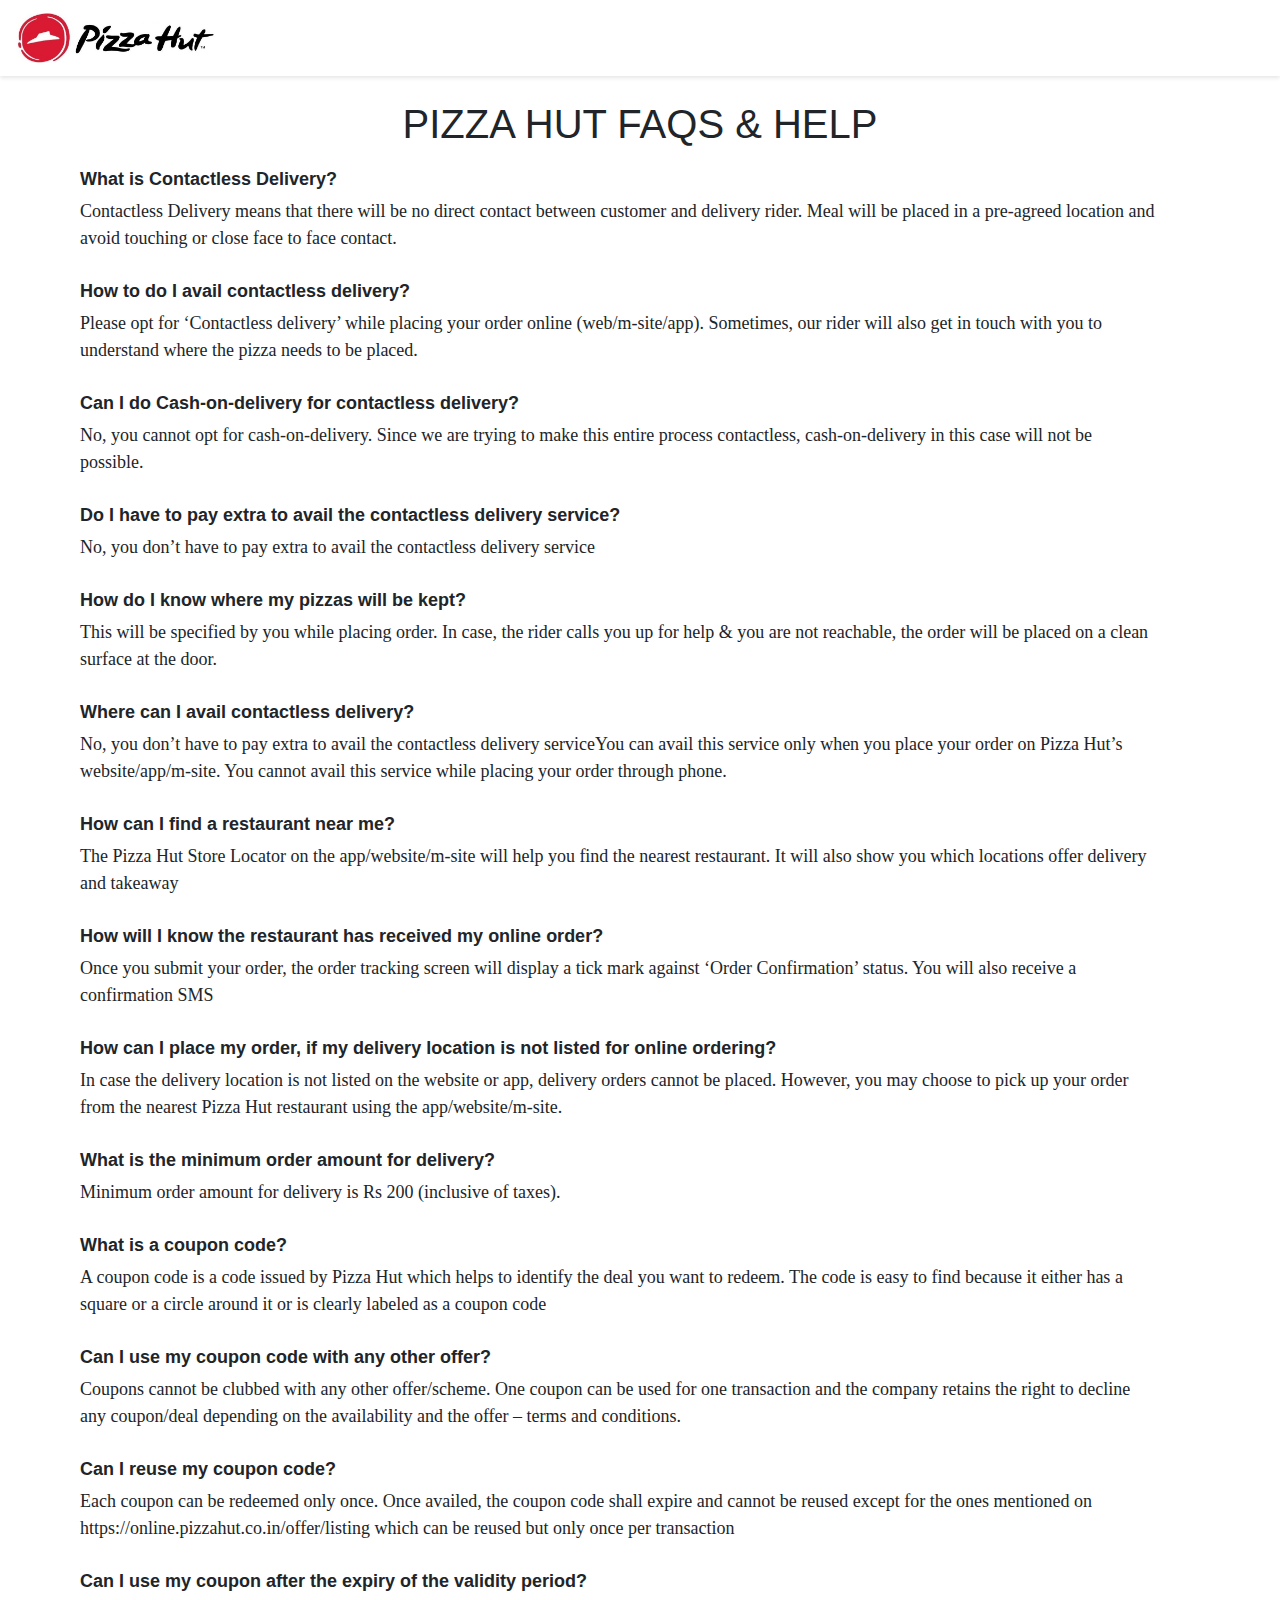
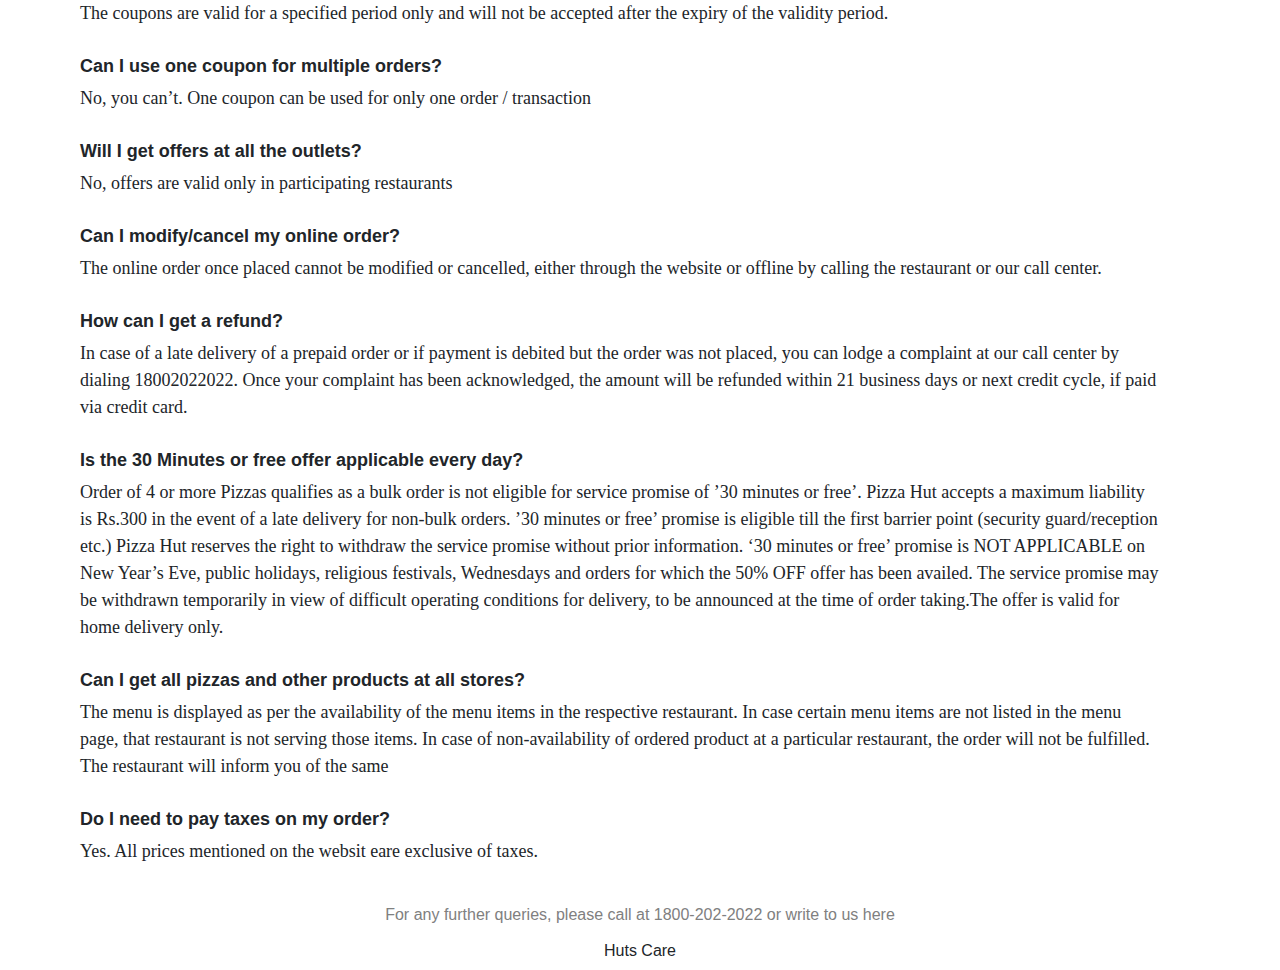
<file: FaQs&help.html>
<!DOCTYPE html>
<html lang="en">
<head>
    <meta charset="UTF-8">
    <meta name="viewport" content="width=device-width, initial-scale=1.0">
    <title>Pizzahut website</title>
    <link rel="stylesheet" href="projectstyles.css">

    <link rel="stylesheet" href="https://cdn.jsdelivr.net/npm/bootstrap@4.6.2/dist/css/bootstrap.min.css">
    <script src="https://cdn.jsdelivr.net/npm/jquery@3.6.3/dist/jquery.slim.min.js"></script>
    <script src="https://cdn.jsdelivr.net/npm/popper.js@1.16.1/dist/umd/popper.min.js"></script>
    <script src="https://cdn.jsdelivr.net/npm/bootstrap@4.6.2/dist/js/bootstrap.bundle.min.js"></script>
    <link rel="stylesheet" href="https://use.fontawesome.com/releases/v5.6.3/css/all.css" integrity="sha384-UHRtZLI+pbxtHCWp1t77Bi1L4ZtiqrqD80Kn4Z8NTSRyMA2Fd33n5dQ8lWUE00s/" crossorigin="anonymous">

</head>
<body>
    <nav class="navbar">
        <!-- brand/logo -->
        <a class="navbar-brand" href="#">
            <img src="img/pizzanewwimg.jpg" alt="logo" style="width: 200px;"></a>
    </nav><br>
    <center>
        <h1>PIZZA HUT FAQS & HELP</h1>
    </center>
    <div class="contact">
        <ol><b>What is Contactless Delivery?</b>
            <li>Contactless Delivery means that there will be no direct contact between customer and delivery rider. Meal will be placed in a pre-agreed location and avoid touching or close face to face contact.</li></ol>
        
            <ol><b>How to do I avail contactless delivery?</b>
            <li>Please opt for ‘Contactless delivery’ while placing your order online (web/m-site/app). Sometimes, our rider will also get in touch with you to understand where the pizza needs to be placed.</li></ol>
        
            <ol><b>Can I do Cash-on-delivery for contactless delivery?</b>
                <li>No, you cannot opt for cash-on-delivery. Since we are trying to make this entire process contactless, cash-on-delivery in this case will not be possible.</li></ol>
        
            <ol><b>Do I have to pay extra to avail the contactless delivery service?</b>
                <li>No, you don’t have to pay extra to avail the contactless delivery service</li></ol>

            <ol><b>How do I know where my pizzas will be kept?</b>
                <li>This will be specified by you while placing order. In case, the rider calls you up for help & you are not reachable, the order will be placed on a clean surface at the door.</li></ol>

            <ol><b>Where can I avail contactless delivery?</b>
                <li>No, you don’t have to pay extra to avail the contactless delivery serviceYou can avail this service only when you place your order on Pizza Hut’s website/app/m-site. You cannot avail this service while placing your order through phone.</li></ol>

            <ol><b>How can I find a restaurant near me?</b>
                <li>The Pizza Hut Store Locator on the app/website/m-site will help you find the nearest restaurant. It will also show you which locations offer delivery and takeaway</li></ol>


            <ol><b>How will I know the restaurant has received my online order?</b>
                <li>Once you submit your order, the order tracking screen will display a tick mark against ‘Order Confirmation’ status. You will also receive a confirmation SMS</li></ol>

            <ol><b>How can I place my order, if my delivery location is not listed for online ordering?</b>
                <li>In case the delivery location is not listed on the website or app, delivery orders cannot be placed. However, you may choose to pick up your order from the nearest Pizza Hut restaurant using the app/website/m-site.</li></ol>

             <ol><b>What is the minimum order amount for delivery?</b>
                 <li>Minimum order amount for delivery is Rs 200 (inclusive of taxes).</li></ol>

            <ol><b>What is a coupon code?</b>
            <li>A coupon code is a code issued by Pizza Hut which helps to identify the deal you want to redeem. The code is easy to find because it either has a square or a circle around it or is clearly labeled as a coupon code</li></ol>
        
            <ol><b>Can I use my coupon code with any other offer?</b>
                <li>Coupons cannot be clubbed with any other offer/scheme. One coupon can be used for one transaction and the company retains the right to decline any coupon/deal depending on the availability and the offer – terms and conditions.</li></ol>
   
            <ol><b>Can I reuse my coupon code?</b>
                <li>Each coupon can be redeemed only once. Once availed, the coupon code shall expire and cannot be reused except for the ones mentioned on https://online.pizzahut.co.in/offer/listing which can be reused but only once per transaction</li></ol>
           
            <ol><b>Can I use my coupon after the expiry of the validity period?</b>
                 <li>The coupons are valid for a specified period only and will not be accepted after the expiry of the validity period.</li></ol>

            <ol><b>Can I use one coupon for multiple orders?</b>
                 <li>No, you can’t. One coupon can be used for only one order / transaction</li></ol>

             <ol><b>Will I get offers at all the outlets?</b>
                <li>No, offers are valid only in participating restaurants</li></ol>

            <ol><b>Can I modify/cancel my online order?</b>
                <li>The online order once placed cannot be modified or cancelled, either through the website or offline by calling the restaurant or our call center.</li></ol>
            
             <ol><b>How can I get a refund?</b>
                 <li>In case of a late delivery of a prepaid order or if payment is debited but the order was not placed, you can lodge a complaint at our call center by dialing 18002022022. Once your complaint has been acknowledged, the amount will be refunded within 21 business days or next credit cycle, if paid via credit card.</li></ol>


             <ol><b>Is the 30 Minutes or free offer applicable every day?</b>
                    <li>Order of 4 or more Pizzas qualifies as a bulk order is not eligible for service promise of ’30 minutes or free’. Pizza Hut accepts a maximum liability is Rs.300 in the event of a late delivery for non-bulk orders. ’30 minutes or free’ promise is eligible till the first barrier point (security guard/reception etc.) Pizza Hut reserves the right to withdraw the service promise without prior information. ‘30 minutes or free’ promise is NOT APPLICABLE on New Year’s Eve, public holidays, religious festivals, Wednesdays and orders for which the 50% OFF offer has been availed. The service promise may be withdrawn temporarily in view of difficult operating conditions for delivery, to be announced at the time of order taking.The offer is valid for home delivery only.</li></ol>

                    <ol><b>Can I get all pizzas and other products at all stores?</b>
                        <li>The menu is displayed as per the availability of the menu items in the respective restaurant. In case certain menu items are not listed in the menu page, that restaurant is not serving those items. In case of non-availability of ordered product at a particular restaurant, the order will not be fulfilled. The restaurant will inform you of the same</li></ol>

             <ol><b>Do I need to pay taxes on my order?</b>
                <li>Yes. All prices mentioned on the websit eare exclusive of taxes.</li></ol><br>
<center>
                <h6>For any further queries, please call at 1800-202-2022 or write to us here</h6>
                <a href="#" class="btn btn-default">Huts Care</a>
            </center>
            </div>
            
        
</body>
</html>
</file>
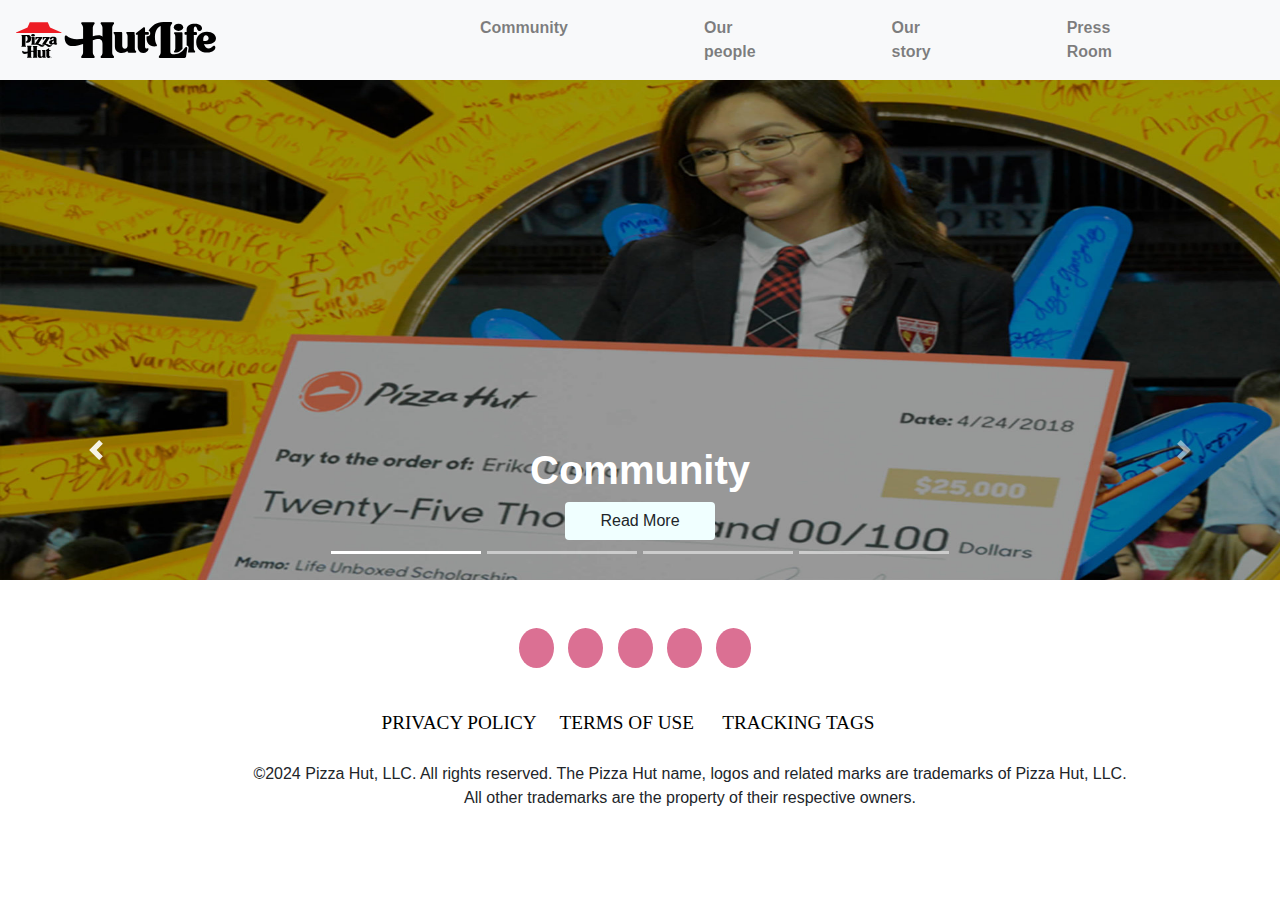
<file: Globalblog.html>
<!DOCTYPE html>
<html lang="en">
<head>
    <meta charset="UTF-8">
    <meta name="viewport" content="width=device-width, initial-scale=1.0">
    <title>Pizzahut website</title>
    <link rel="stylesheet" href="projectstyles.css">

    <link rel="stylesheet" href="https://cdn.jsdelivr.net/npm/bootstrap@4.6.2/dist/css/bootstrap.min.css">
    <script src="https://cdn.jsdelivr.net/npm/jquery@3.6.3/dist/jquery.slim.min.js"></script>
    <script src="https://cdn.jsdelivr.net/npm/popper.js@1.16.1/dist/umd/popper.min.js"></script>
    <script src="https://cdn.jsdelivr.net/npm/bootstrap@4.6.2/dist/js/bootstrap.bundle.min.js"></script>
    <link rel="stylesheet" href="https://use.fontawesome.com/releases/v5.6.3/css/all.css" integrity="sha384-UHRtZLI+pbxtHCWp1t77Bi1L4ZtiqrqD80Kn4Z8NTSRyMA2Fd33n5dQ8lWUE00s/" crossorigin="anonymous">

</head>
<body>
    
    <nav class="navbar navbar-expand-lg navbar-light bg-light">
        <a class="navbar-brand" href="#">
            <img src="img/logo-full.svg" alt="logo" style="width: 200px;"></a>

        <ul class="navbar-nav">
            <li class="nav-item">
                <li class="nav-item"></li>
            </li>
            <li class="nav-item">
                <a class="nav-link" href="#"><b>Community</b></a>
            </li>
            <li class="nav-item">
                <a class="nav-link" href="#"><b>Our people</b></a>
            </li>
            <li class="nav-item">
                <a class="nav-link" href="#"><b>Our story</b></a>
            </li>
            <li class="nav-item">
                <a class="nav-link" href="#"><b>Press Room</b></a>
            </li>
            <li class="nav-item">
                <a class="nav-link" href="#"><b></b></a>
            </li>
        </ul>
       </nav> 
    </nav>  

          <!-- carousel -->

          <div id="demo" class="carousel slide " data-ride="carousel">

            <!--indicators-->
            <ul class="carousel-indicators">
                <li data-target="#demo" data-slide-to="0" class="active"></li>
                <li data-target="#demo" data-slide-to="1"></li>
                <li data-target="#demo" data-slide-to="2"></li>
                <li data-target="#demo" data-slide-to="3"></li>
            </ul>
        
            <!--the slideshow-->
            <div class="carousel-inner">
                <div class="carousel-item active">
                    <img src="img/carousel_community-scaled.jpeg" alt="los angeles" width="1700px" height="500px">
                    <div class="carousel-caption">
                        <h1 style="color: white;"><b>Community</b></h1>
                        <a href="#" class="btn btn-default" style="width: 150px; background-color: azure;">Read More</a>
                    </div>
                </div>
                <div class="carousel-item">
                    <img src="img/carousel_ourpeople-scaled.jpeg" alt="chicago" width="1700px" height="500px">
                    <div class="carousel-caption">
                        <h1 style="color:white"><b>Our People</b></h1>
                        <a href="#" class="btn btn-default" style="width: 150px; background-color: azure;">Read More</a>
                    </div>
                </div>
                <div class="carousel-item">
                    <img src="img/carousel_ourstory-scaled.jpeg" alt="new york" width="1700px" height="500px">
                    <div class="carousel-caption">
                        <h1 style="color: white;"><b>Our Story</b></h1>
                        <a href="#" class="btn btn-default" style="width: 150px; background-color: azure;">Read More</a>
                    </div>
                </div>
                <div class="carousel-item">
                    <img src="img/carousel_pressroom-scaled.jpeg" alt="new york" width="1700px" height="500px">
                    <div class="carousel-caption">
                        <h1 style="color: white;"><b>Press Room</b></h1>
                        <a href="#" class="btn btn-default" style="width: 150px; background-color: azure;">Read More</a>
                    </div>
                </div>
        
            </div>
        </div>
        <!--left and right controls-->
        <a class="carousel-control-prev" href="#demo" data-slide="prev">
            <span class="carousel-control-prev-icon"></span>
        </a>
        <a class="carousel-control-next" href="#demo" data-slide="next">
            <span class="carousel-control-next-icon"></span>
        </a><br><br>
<center>
        <div class="colu">
            <div class="social-links">
                <a href="#"><i class="fab fa-facebook-f"></i></a>
                <a href="#"><i class="fab fa-twitter"></i></a>
                <a href="#"><i class="fab fa-instagram"></i></a>
                <a href="#"><i class="fab fa-youtube"></i></a>
                <a href="#"><i class="fab fa-linkedin-in"></i></a>
            </div>
        </div><br>
        <div class="colu">
        <a href="#">PRIVACY POLICY &nbsp;&nbsp;&#160;</a>
        <a href="#">TERMS OF USE &nbsp;&nbsp; &#160;</a>
        <a href="#">TRACKING TAGS &nbsp;&nbsp; &#160;</a>
    </div>
<br>
    <div class="bottom-box" style="padding-left: 100px;">
        <p>©2024 Pizza Hut, LLC. All rights reserved. The Pizza Hut name, logos and related marks are trademarks of Pizza Hut, LLC. <br>All other trademarks are the property of their respective owners.</p>
    </div>
</center>
<br><br><br><br>
</body>
</html>
</file>
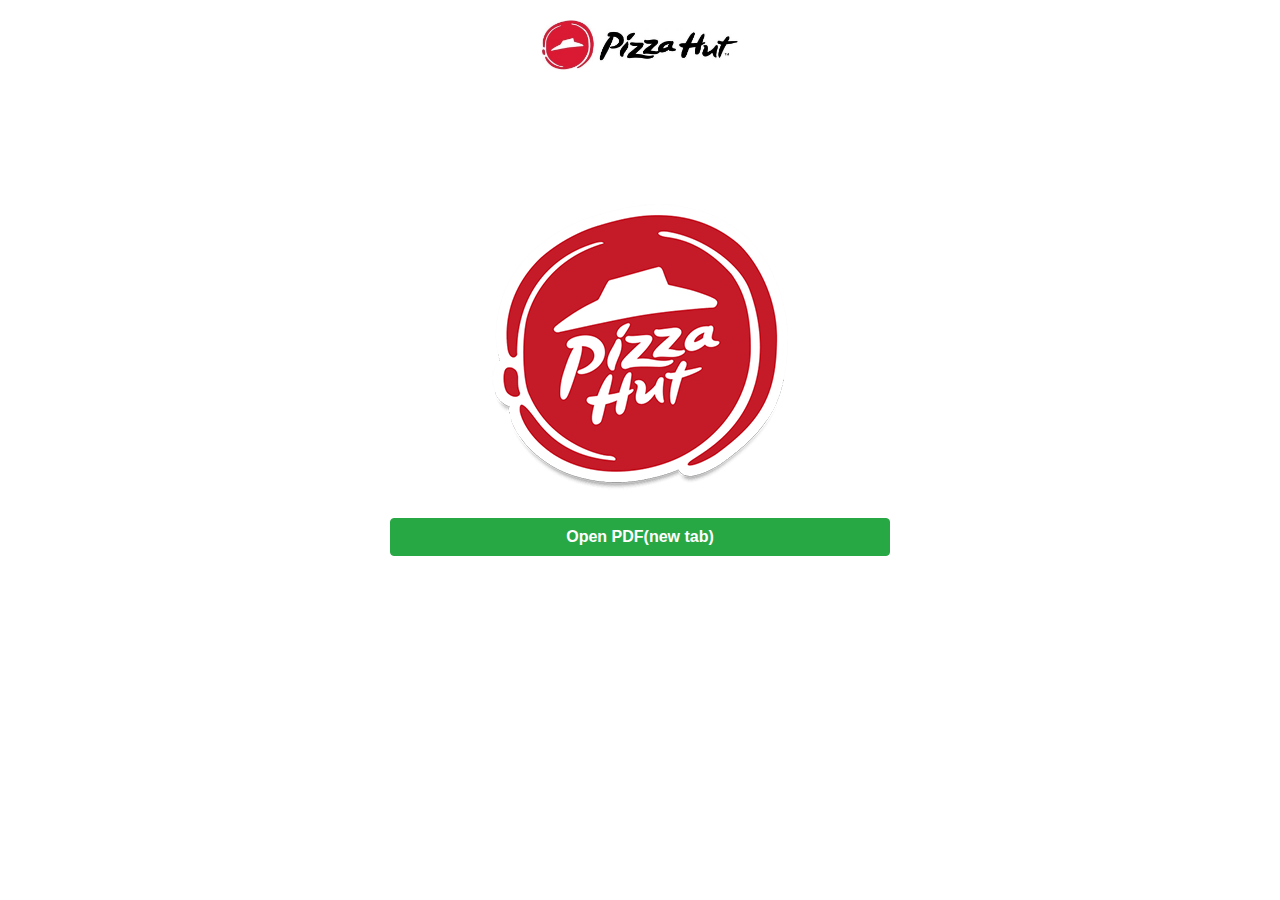
<file: nutrition.html>
<!DOCTYPE html>
<html lang="en">
<head>
    <meta charset="UTF-8">
    <meta name="viewport" content="width=device-width, initial-scale=1.0">
    <title>Pizzahut website</title>
    <link rel="stylesheet" href="projectstyles.css">

    <link rel="stylesheet" href="https://cdn.jsdelivr.net/npm/bootstrap@4.6.2/dist/css/bootstrap.min.css">
    <script src="https://cdn.jsdelivr.net/npm/jquery@3.6.3/dist/jquery.slim.min.js"></script>
    <script src="https://cdn.jsdelivr.net/npm/popper.js@1.16.1/dist/umd/popper.min.js"></script>
    <script src="https://cdn.jsdelivr.net/npm/bootstrap@4.6.2/dist/js/bootstrap.bundle.min.js"></script>
    <link rel="stylesheet" href="https://use.fontawesome.com/releases/v5.6.3/css/all.css" integrity="sha384-UHRtZLI+pbxtHCWp1t77Bi1L4ZtiqrqD80Kn4Z8NTSRyMA2Fd33n5dQ8lWUE00s/" crossorigin="anonymous">

</head>
<body>
    <center>
        <div class="container-nutrition">
        <img src="img/pizzanewwimg.jpg" alt="logo" style="width: 200px; padding-top: 20px;">
        <br><br>
        <img src="img/logo-300x300.png" style="padding-top: 100px;"><br><br>
            <a href="nutritionals.pdf" class="btn btn-success" style="width: 500px;"><b>Open PDF(new tab)</b></a>
    </div>
    </center>
    
</body>
</html>
</file>
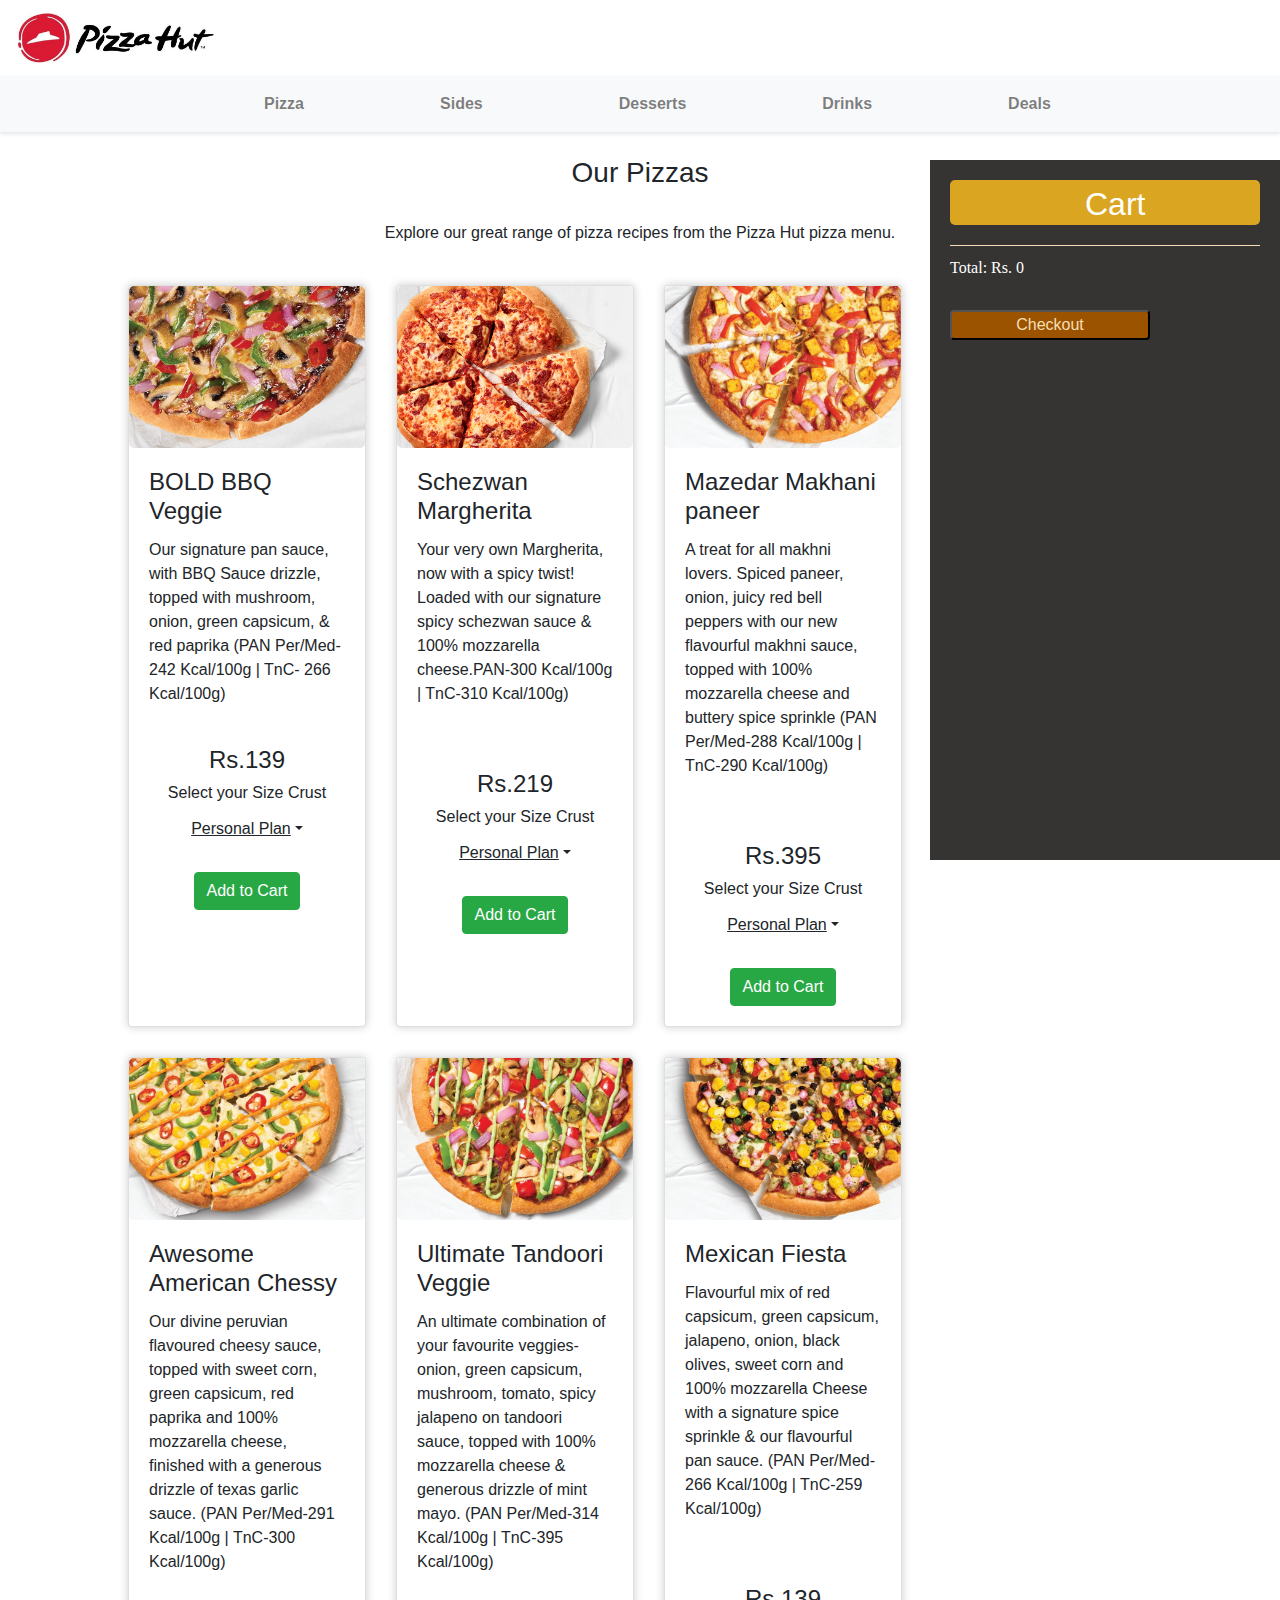
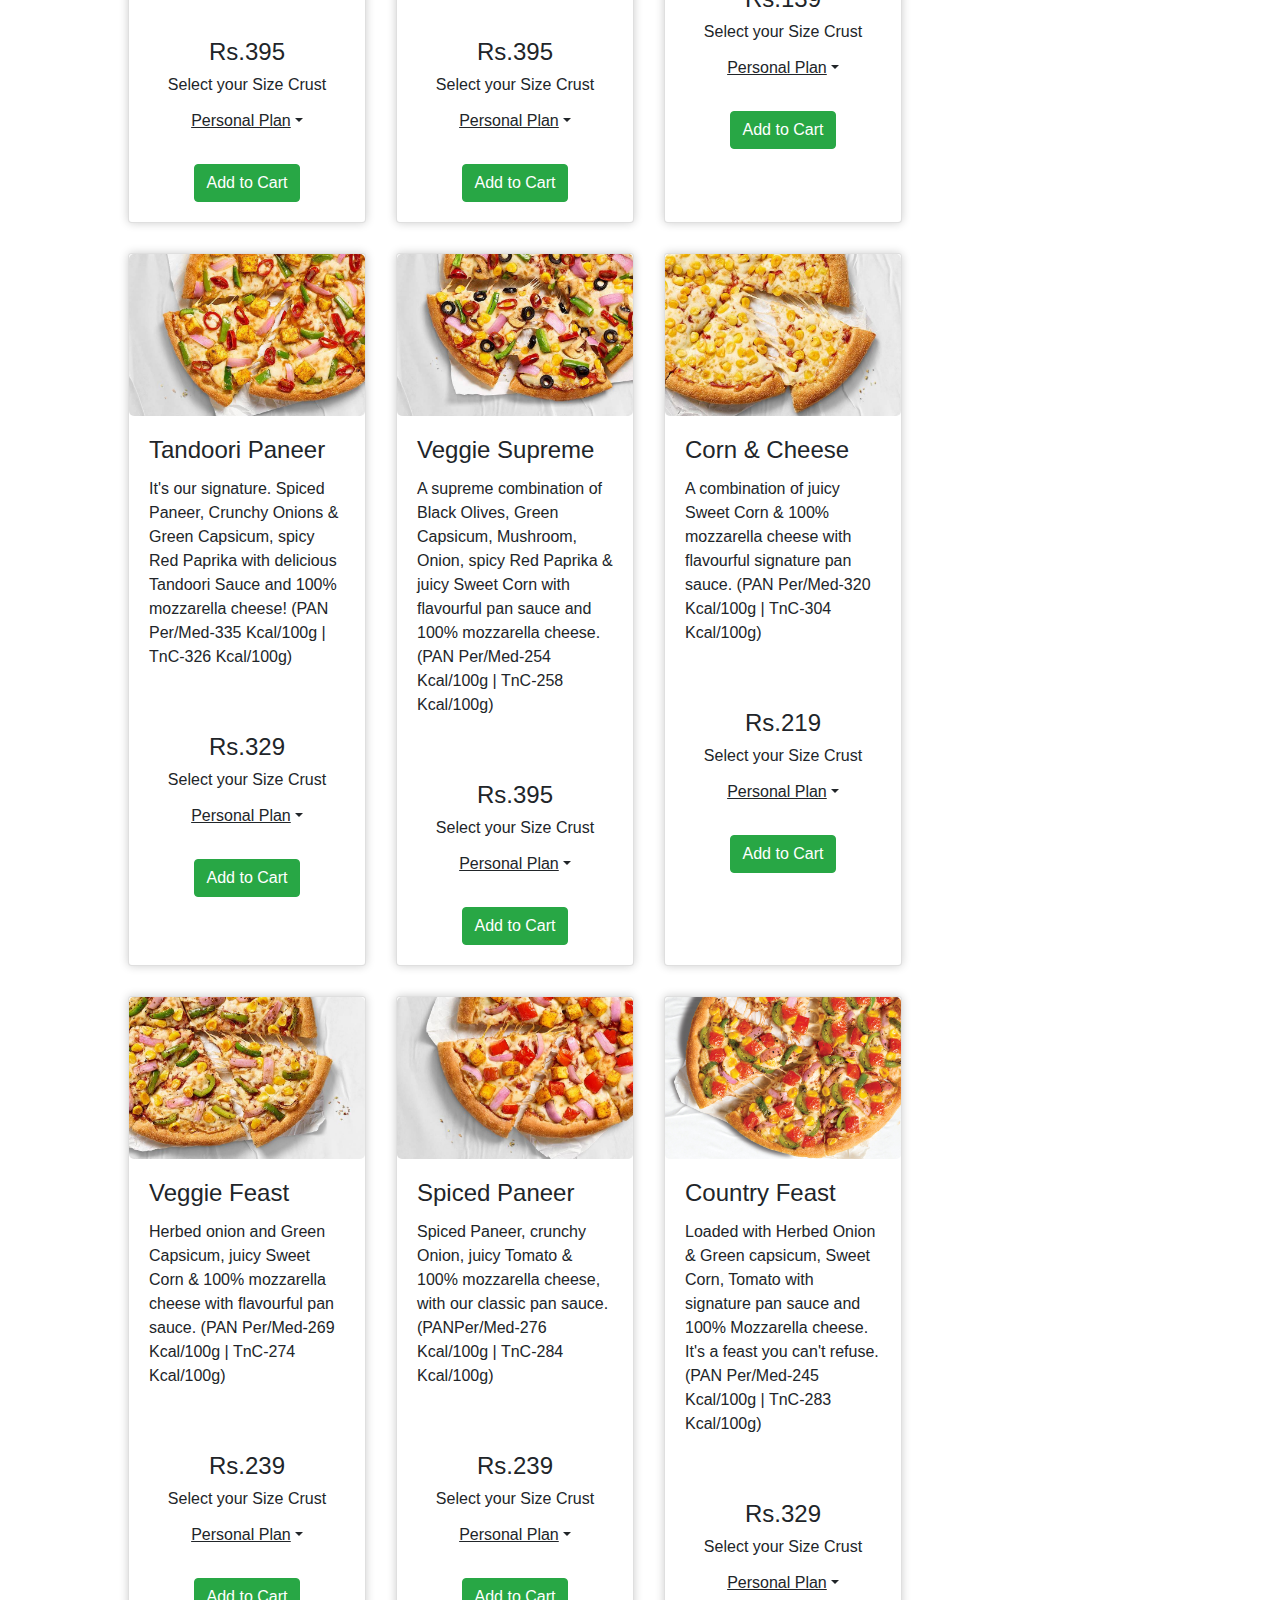
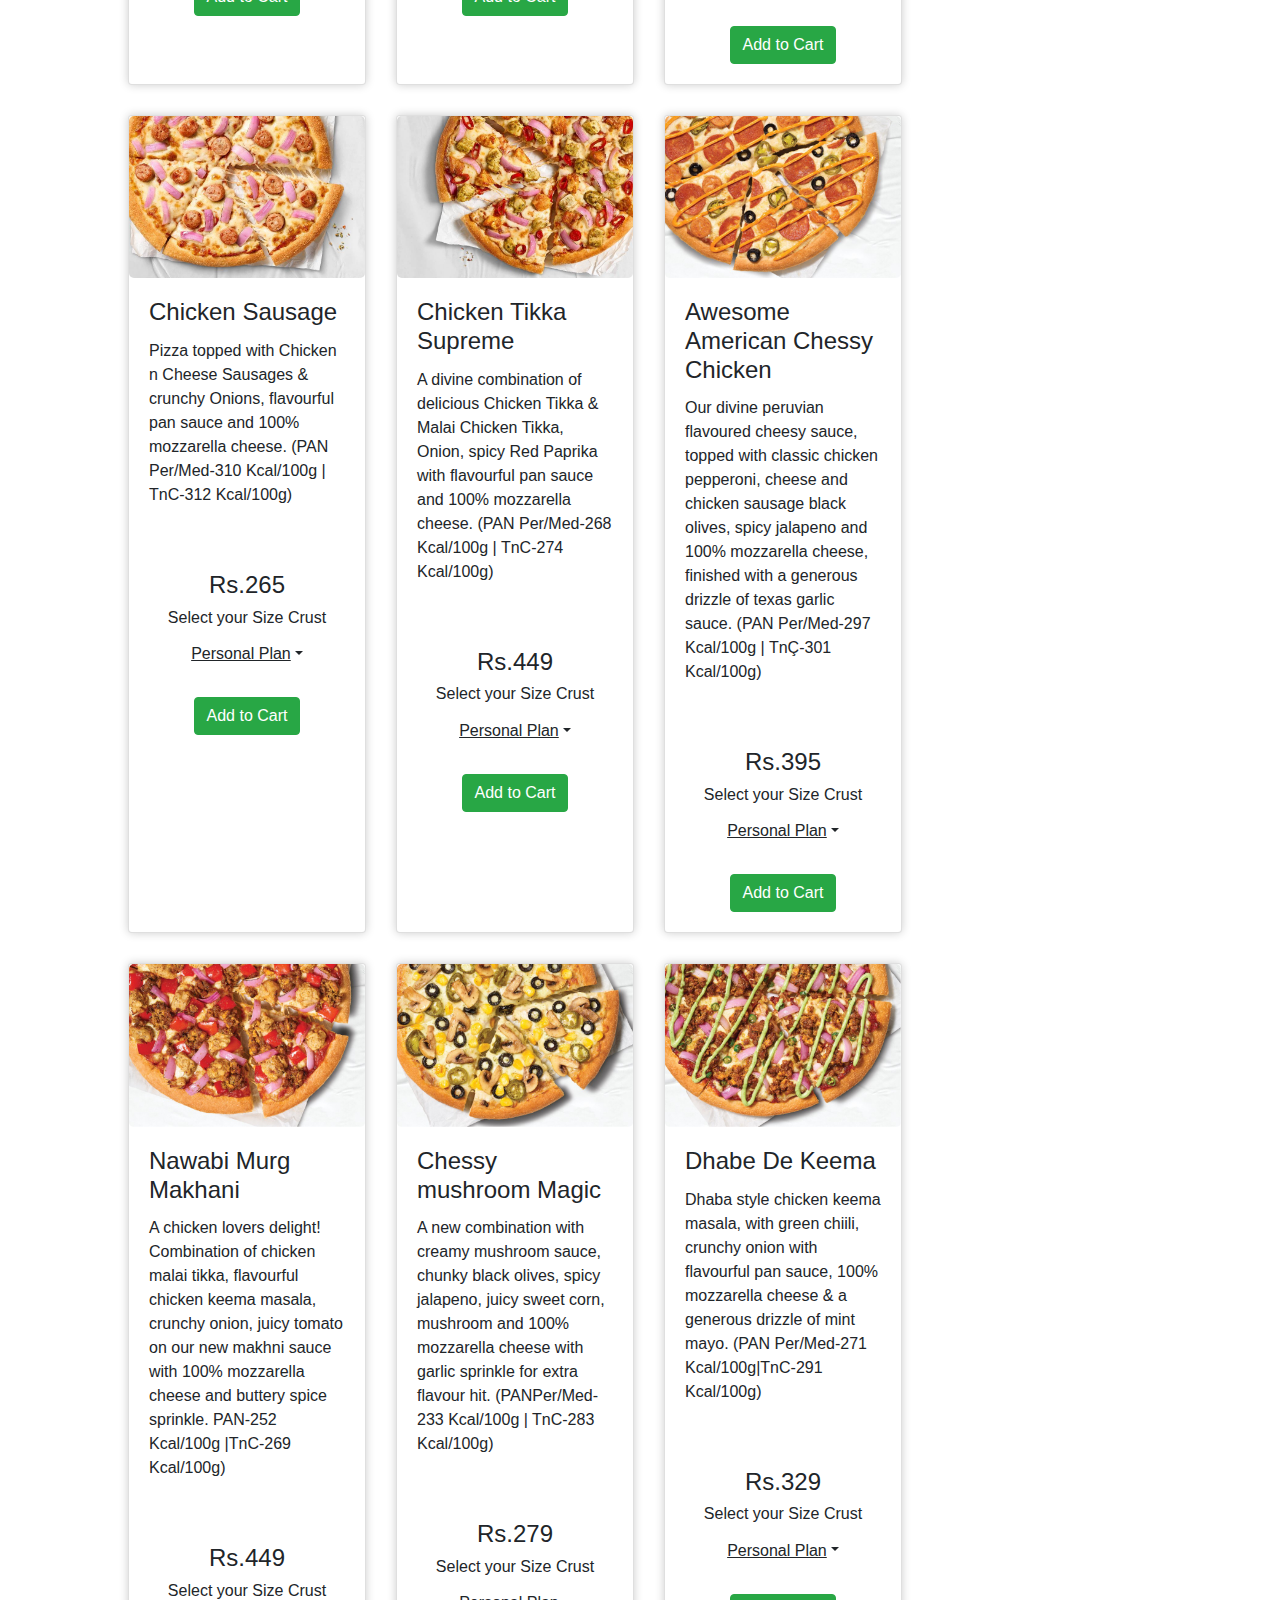
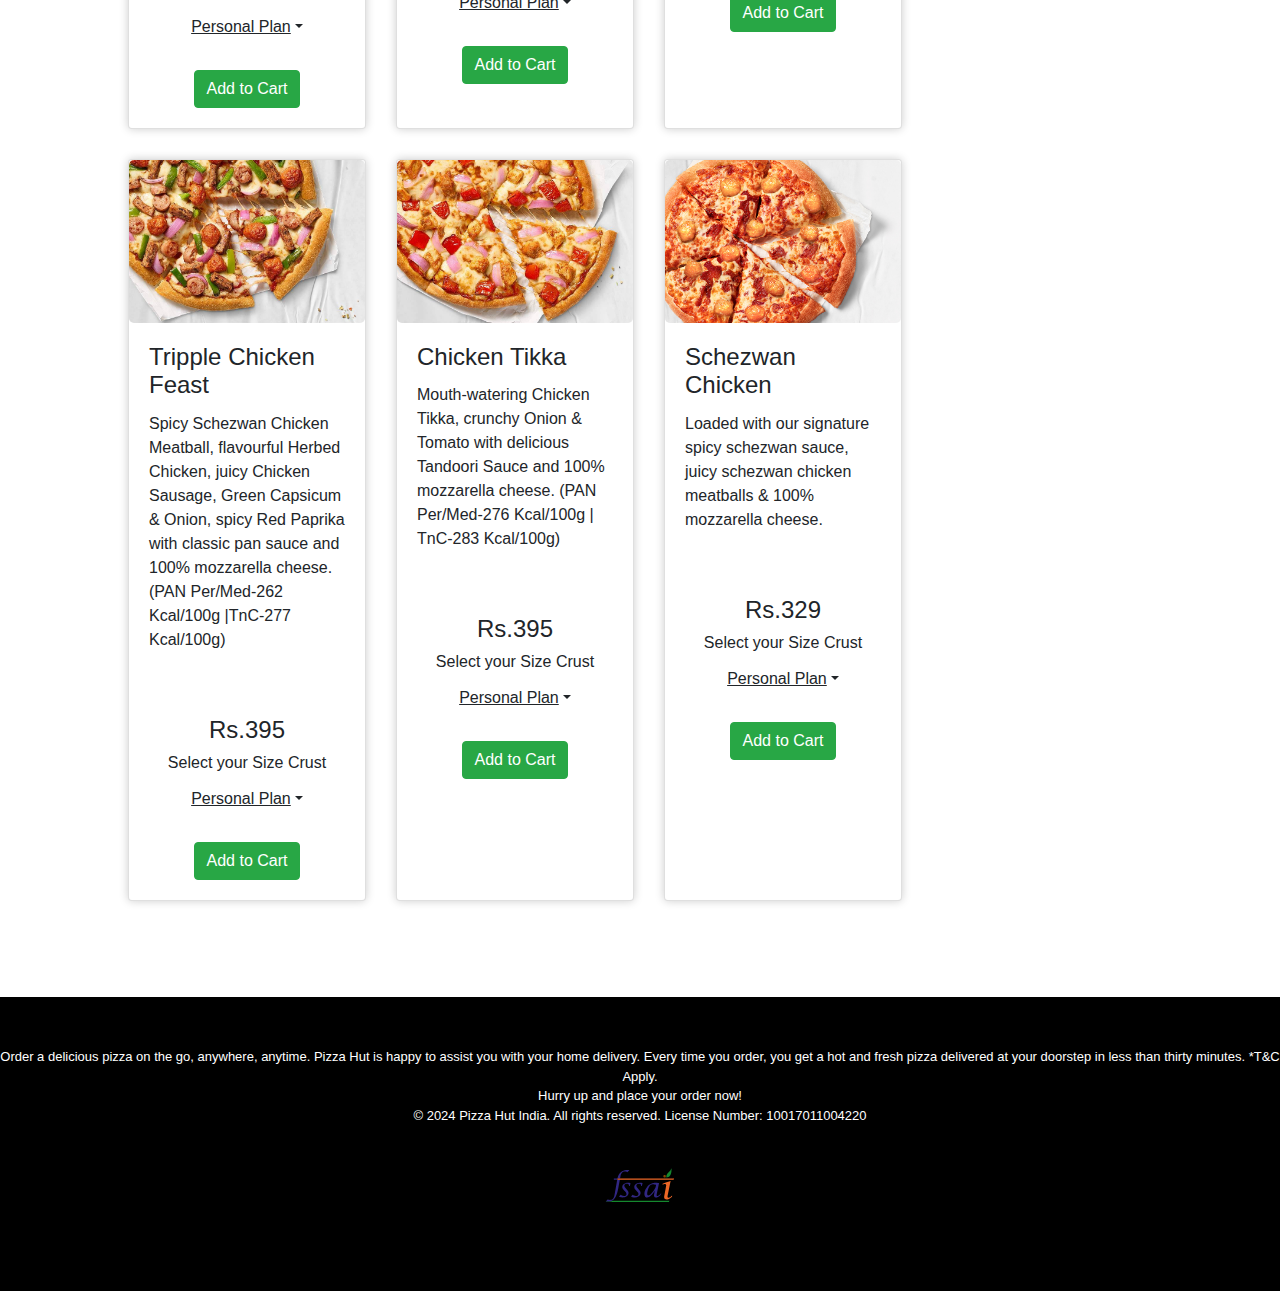
<file: pizzas.html>
<!DOCTYPE html>
<html lang="en">
<head>
    <meta charset="UTF-8">
    <meta name="viewport" content="width=device-width, initial-scale=1.0">
    <title>Pizzahut website</title>
    <link rel="stylesheet" href="projectstyles.css">

    <link rel="stylesheet" href="https://cdn.jsdelivr.net/npm/bootstrap@4.6.2/dist/css/bootstrap.min.css">
    <script src="https://cdn.jsdelivr.net/npm/jquery@3.6.3/dist/jquery.slim.min.js"></script>
    <script src="https://cdn.jsdelivr.net/npm/popper.js@1.16.1/dist/umd/popper.min.js"></script>
    <script src="https://cdn.jsdelivr.net/npm/bootstrap@4.6.2/dist/js/bootstrap.bundle.min.js"></script>
    <link rel="stylesheet" href="https://use.fontawesome.com/releases/v5.6.3/css/all.css" integrity="sha384-UHRtZLI+pbxtHCWp1t77Bi1L4ZtiqrqD80Kn4Z8NTSRyMA2Fd33n5dQ8lWUE00s/" crossorigin="anonymous">

</head>
<body>
    <nav class="navbar">
        <!-- brand/logo -->
        <a class="navbar-brand" href="#">
            <img src="img/pizzanewwimg.jpg" alt="logo" style="width: 200px;"></a>
    </nav>
    <nav class="navbar navbar-expand-lg navbar-light bg-light">
        <!-- link -->
        <ul class="navbar-nav">
            <li class="nav-item">
                <li class="nav-item"></li>
            </li>
            <li class="nav-item">
                <a class="nav-link" href="pizzas.html"><b>Pizza</b></a>
            </li>
            <li class="nav-item">
                <a class="nav-link" href="sides.html"><b>Sides</b></a>
            </li>
            <li class="nav-item">
                <a class="nav-link" href="desserts.html"><b>Desserts</b></a>
            </li>
            <li class="nav-item">
                <a class="nav-link" href="drinks.html"><b>Drinks</b></a>
            </li>
            <li class="nav-item">
                <a class="nav-link" href="deals.html"><b>Deals</b></a>
            </li>
        </ul>
       </nav> 
    <br>
    <div class="container-fluid">
        <center>
        <h3>Our Pizzas</h3>
        <br>
        <p>Explore our great range of pizza recipes from the Pizza Hut pizza menu.</p>
       </div>
    </center>
<br>
    <div class="card-container">
            <div class="card">
            <img class="card-image-top" src="img/bold-bbq-veggies.8cd7.jpeg" width="350px" height="200">
            <div class="card-body">
                <h4 class="card-title">BOLD BBQ Veggie</h4>
                <p class="card-text">Our signature pan sauce, with BBQ Sauce drizzle, topped with mushroom, onion, green capsicum, & red paprika (PAN Per/Med-242 Kcal/100g | TnC- 266 Kcal/100g)</p><br>

                <center>
                <h4 style="font-family:Arial, Helvetica, sans-serif">Rs.139</h4>
               <h6>Select your Size Crust</h6>
                <div class="dropdown">
                    <button type="button" class="btn btn-default dropdown-toggle" data-toggle="dropdown"><u>Personal Plan</u></button>
                    <div class="dropdown-menu">
                        <a class="dropdown-item" href="#">Personal Pan</a>
                        <a class="dropdown-item" href="#">Personal Stuffed Crust Max</a>
                        <a class="dropdown-item" href="#">Medium Pan</a>
                        <a class="dropdown-item" href="#">Medium Stuffed Crust Max</a>
                        <a class="dropdown-item" href="#">Large thin & Crispy</a>
                    </div>
                </div><br>
                <button  class="btn btn-success" onclick="addToCart('BOLD BBQ Veggie', 139)">Add to Cart</button></center>
            </div>
     </div>
    <div class="card">
            <img src="img/schezwan-margherita.43.jpeg" width="350px" height="200">
            <div class="card-body">
                <h4 class="card-title">Schezwan Margherita</h4>
                <p class="card-text">Your very own Margherita, now with a spicy twist! Loaded with our signature spicy schezwan sauce & 100% mozzarella cheese.PAN-300 Kcal/100g | TnC-310 Kcal/100g)</p><br><br>
                <center>
                    <h4 style="font-family:Arial, Helvetica, sans-serif">Rs.219</h4>
                   <h6>Select your Size Crust</h6>
                    <div class="dropdown">
                        <button type="button" class="btn btn-default dropdown-toggle" data-toggle="dropdown"><u>Personal Plan</u></button>
                        <div class="dropdown-menu">
                            <a class="dropdown-item" href="#">Personal Pan</a>
                            <a class="dropdown-item" href="#">Personal Stuffed Crust Max</a>
                            <a class="dropdown-item" href="#">Medium Pan</a>
                            <a class="dropdown-item" href="#">Medium Stuffed Crust Max</a>
                            <a class="dropdown-item" href="#">Large thin & Crispy</a>
                        </div>
                    </div><br>
                    <button  class="btn btn-success" onclick="addToCart('Schezwan Margherita', 219)">Add to Cart</button></center>
                </div>
         </div>
         
    <div class="card">
            <img src="img/mazedar-makhni-paneer.cb3.jpeg" width="350px" height="200">
            <div class="card-body">
            <h4 class="card-title">Mazedar Makhani paneer</h4>
                <p class="card-text">A treat for all makhni lovers. Spiced paneer, onion, juicy red bell peppers with our new flavourful makhni sauce, topped with 100% mozzarella cheese and buttery spice sprinkle (PAN Per/Med-288 Kcal/100g | TnC-290 Kcal/100g)</p><br><br>
                
                <center>
                    <h4 style="font-family:Arial, Helvetica, sans-serif">Rs.395</h4>
                   <h6>Select your Size Crust</h6>
                    <div class="dropdown">
                        <button type="button" class="btn btn-default dropdown-toggle" data-toggle="dropdown"><u>Personal Plan</u></button>
                        <div class="dropdown-menu">
                            <a class="dropdown-item" href="#">Personal Pan</a>
                            <a class="dropdown-item" href="#">Personal Stuffed Crust Max</a>
                            <a class="dropdown-item" href="#">Medium Pan</a>
                            <a class="dropdown-item" href="#">Medium Stuffed Crust Max</a>
                            <a class="dropdown-item" href="#">Large thin & Crispy</a>
                        </div>
                    </div><br>
                    <button  class="btn btn-success" onclick="addToCart('Mazedar Makhani paneer', 395)">Add to Cart</button></center>
                </div>
         </div>

         <div class="card">
            <img src="img/awesome-american-cheesy.17f.jpeg" width="350px" height="200">
            <div class="card-body">
                <h4 class="card-title">Awesome American Chessy</h4>
                    <p class="card-text">Our divine peruvian flavoured cheesy sauce, topped with sweet corn, green capsicum, red paprika and 100% mozzarella cheese, finished with a generous drizzle of texas garlic sauce. (PAN Per/Med-291 Kcal/100g | TnC-300 Kcal/100g)</p><br><br>
                    <center>
                        <h4 style="font-family:Arial, Helvetica, sans-serif">Rs.395</h4>
                       <h6>Select your Size Crust</h6>
                        <div class="dropdown">
                            <button type="button" class="btn btn-default dropdown-toggle" data-toggle="dropdown"><u>Personal Plan</u></button>
                            <div class="dropdown-menu">
                                <a class="dropdown-item" href="#">Personal Pan</a>
                                <a class="dropdown-item" href="#">Personal Stuffed Crust Max</a>
                                <a class="dropdown-item" href="#">Medium Pan</a>
                                <a class="dropdown-item" href="#">Medium Stuffed Crust Max</a>
                                <a class="dropdown-item" href="#">Large thin & Crispy</a>
                            </div>
                        </div><br>
                        <button  class="btn btn-success" onclick="addToCart('Awesome American Chessy', 395)">Add to Cart</button></center>
                    </div>
             </div>

    <div class="card">
            <img src="img/ultimate-tandoori-veggie.059.jpeg" width="350px" height="200">
            <div class="card-body">
            <h4 class="card-title">Ultimate Tandoori Veggie</h4>
                <p class="card-text">An ultimate combination of your favourite veggies- onion, green capsicum, mushroom, tomato, spicy jalapeno on tandoori sauce, topped with 100% mozzarella cheese & generous drizzle of mint mayo. (PAN Per/Med-314 Kcal/100g | TnC-395 Kcal/100g)</p><br><br>
                <center>
                    <h4 style="font-family:Arial, Helvetica, sans-serif">Rs.395</h4>
                   <h6>Select your Size Crust</h6>
                    <div class="dropdown">
                        <button type="button" class="btn btn-default dropdown-toggle" data-toggle="dropdown"><u>Personal Plan</u></button>
                        <div class="dropdown-menu">
                            <a class="dropdown-item" href="#">Personal Pan</a>
                            <a class="dropdown-item" href="#">Personal Stuffed Crust Max</a>
                            <a class="dropdown-item" href="#">Medium Pan</a>
                            <a class="dropdown-item" href="#">Medium Stuffed Crust Max</a>
                            <a class="dropdown-item" href="#">Large thin & Crispy</a>
                        </div>
                    </div><br>
                    <button  class="btn btn-success" onclick="addToCart('Ultimate Tandoori Veggie', 395)">Add to Cart</button></center>
                </div>
         </div>

    <div class="card">
            <img src="img/mexican-fiesta.55.jpeg" width="350px" height="200">
            <div class="card-body">
                <h4 class="card-title">Mexican Fiesta</h4>
                    <p class="card-text">Flavourful mix of red capsicum, green capsicum, jalapeno, onion, black olives, sweet corn and 100% mozzarella Cheese with a signature spice sprinkle & our flavourful pan sauce. (PAN Per/Med-266 Kcal/100g | TnC-259 Kcal/100g)</p><br><br>
                    <center>
                        <h4 style="font-family:Arial, Helvetica, sans-serif">Rs.139</h4>
                       <h6>Select your Size Crust</h6>
                        <div class="dropdown">
                            <button type="button" class="btn btn-default dropdown-toggle" data-toggle="dropdown"><u>Personal Plan</u></button>
                            <div class="dropdown-menu">
                                <a class="dropdown-item" href="#">Personal Pan</a>
                                <a class="dropdown-item" href="#">Personal Stuffed Crust Max</a>
                                <a class="dropdown-item" href="#">Medium Pan</a>
                                <a class="dropdown-item" href="#">Medium Stuffed Crust Max</a>
                                <a class="dropdown-item" href="#">Large thin & Crispy</a>
                            </div>
                        </div><br>
                        <button  class="btn btn-success" onclick="addToCart('Mexican Fiesta', 139)">Add to Cart</button></center>
                    </div>
             </div>

    <div class="card">
            <img src="img/tandoori-paneer.4ef.jpeg" width="350px" height="200">
            <div class="card-body">
                <h4 class="card-title">Tandoori Paneer</h4>
                    <p class="card-text">It's our signature. Spiced Paneer, Crunchy Onions & Green Capsicum, spicy Red Paprika with delicious Tandoori Sauce and 100% mozzarella cheese! (PAN Per/Med-335 Kcal/100g | TnC-326 Kcal/100g)</p><br><br>
                   
                    <center>
                        <h4 style="font-family:Arial, Helvetica, sans-serif">Rs.329</h4>
                       <h6>Select your Size Crust</h6>
                        <div class="dropdown">
                            <button type="button" class="btn btn-default dropdown-toggle" data-toggle="dropdown"><u>Personal Plan</u></button>
                            <div class="dropdown-menu">
                                <a class="dropdown-item" href="#">Personal Pan</a>
                                <a class="dropdown-item" href="#">Personal Stuffed Crust Max</a>
                                <a class="dropdown-item" href="#">Medium Pan</a>
                                <a class="dropdown-item" href="#">Medium Stuffed Crust Max</a>
                                <a class="dropdown-item" href="#">Large thin & Crispy</a>
                            </div>
                        </div><br>
                        <button  class="btn btn-success" onclick="addToCart('Tandoori Paneers', 329)">Add to Cart</button></center>
                    </div>
             </div>

    <div class="card">
            <img src="img/veggie-supreme.b.jpeg" width="350px" height="200">
            <div class="card-body">
                <h4 class="card-title">Veggie Supreme</h4>
                    <p class="card-text">A supreme combination of Black Olives, Green Capsicum, Mushroom, Onion, spicy Red Paprika & juicy Sweet Corn with flavourful pan sauce and 100% mozzarella cheese. (PAN Per/Med-254 Kcal/100g | TnC-258 Kcal/100g)</p><br><br>

                    <center>
                        <h4 style="font-family:Arial, Helvetica, sans-serif">Rs.395</h4>
                       <h6>Select your Size Crust</h6>
                        <div class="dropdown">
                            <button type="button" class="btn btn-default dropdown-toggle" data-toggle="dropdown"><u>Personal Plan</u></button>
                            <div class="dropdown-menu">
                                <a class="dropdown-item" href="#">Personal Pan</a>
                                <a class="dropdown-item" href="#">Personal Stuffed Crust Max</a>
                                <a class="dropdown-item" href="#">Medium Pan</a>
                                <a class="dropdown-item" href="#">Medium Stuffed Crust Max</a>
                                <a class="dropdown-item" href="#">Large thin & Crispy</a>
                            </div>
                        </div><br>
                        <button  class="btn btn-success" onclick="addToCart('Veggie Supreme', 395)">Add to Cart</button></center>
                    </div>
             </div>

    <div class="card">
            <img src="img/corn.f8baa08.jpeg" width="350px" height="200">
            <div class="card-body">
                <h4 class="card-title">Corn & Cheese</h4>
                    <p class="card-text">A combination of juicy Sweet Corn & 100% mozzarella cheese with flavourful signature pan sauce. (PAN Per/Med-320 Kcal/100g | TnC-304 Kcal/100g)</p><br><br>
                   
                    
                    <center>
                        <h4 style="font-family:Arial, Helvetica, sans-serif">Rs.219</h4>
                       <h6>Select your Size Crust</h6>
                        <div class="dropdown">
                            <button type="button" class="btn btn-default dropdown-toggle" data-toggle="dropdown"><u>Personal Plan</u></button>
                            <div class="dropdown-menu">
                                <a class="dropdown-item" href="#">Personal Pan</a>
                                <a class="dropdown-item" href="#">Personal Stuffed Crust Max</a>
                                <a class="dropdown-item" href="#">Medium Pan</a>
                                <a class="dropdown-item" href="#">Medium Stuffed Crust Max</a>
                                <a class="dropdown-item" href="#">Large thin & Crispy</a>
                            </div>
                        </div><br>
                        <button class="btn btn-success" onclick="addToCart('Corn & Cheese', 219)">Add to Cart</button></center>
                    </div>
             </div>
             

    <div class="card">
            <img src="img/veggie-feast.9000.jpeg" width="350px" height="200">
            <div class="card-body">
                <h4 class="card-title">Veggie Feast</h4>
                    <p class="card-text">Herbed onion and Green Capsicum, juicy Sweet Corn & 100% mozzarella cheese with flavourful pan sauce. (PAN Per/Med-269 Kcal/100g | TnC-274 Kcal/100g)</p><br><br>
                   
                    <center>
                        <h4 style="font-family:Arial, Helvetica, sans-serif">Rs.239</h4>
                       <h6>Select your Size Crust</h6>
                        <div class="dropdown">
                            <button type="button" class="btn btn-default dropdown-toggle" data-toggle="dropdown"><u>Personal Plan</u></button>
                            <div class="dropdown-menu">
                                <a class="dropdown-item" href="#">Personal Pan</a>
                                <a class="dropdown-item" href="#">Personal Stuffed Crust Max</a>
                                <a class="dropdown-item" href="#">Medium Pan</a>
                                <a class="dropdown-item" href="#">Medium Stuffed Crust Max</a>
                                <a class="dropdown-item" href="#">Large thin & Crispy</a>
                            </div>
                        </div><br>
                        <button  class="btn btn-success" onclick="addToCart('Veggie Feast', 239)">Add to Cart</button></center>
                    </div>
             </div>
             
    <div class="card">
            <img src="img/spiced-paneer.e57.jpeg" width="350px" height="200">
            <div class="card-body">
                <h4 class="card-title">Spiced Paneer</h4>
                    <p class="card-text">Spiced Paneer, crunchy Onion, juicy Tomato & 100% mozzarella cheese, with our classic pan sauce. (PANPer/Med-276 Kcal/100g | TnC-284 Kcal/100g)</p><br><br>

                    <center>
                        <h4 style="font-family:Arial, Helvetica, sans-serif">Rs.239</h4>
                       <h6>Select your Size Crust</h6>
                        <div class="dropdown">
                            <button type="button" class="btn btn-default dropdown-toggle" data-toggle="dropdown"><u>Personal Plan</u></button>
                            <div class="dropdown-menu">
                                <a class="dropdown-item" href="#">Personal Pan</a>
                                <a class="dropdown-item" href="#">Personal Stuffed Crust Max</a>
                                <a class="dropdown-item" href="#">Medium Pan</a>
                                <a class="dropdown-item" href="#">Medium Stuffed Crust Max</a>
                                <a class="dropdown-item" href="#">Large thin & Crispy</a>
                            </div>
                        </div><br>
                        <button  class="btn btn-success" onclick="addToCart('Spiced Paneer', 239)">Add to Cart</button></center>
                    </div>
             </div>
             
    <div class="card">
            <img src="img/country-feast.e4032.jpeg" width="350px" height="200">
            <div class="card-body">
                <h4 class="card-title">Country Feast</h4>
                    <p class="card-text">Loaded with Herbed Onion & Green capsicum, Sweet Corn, Tomato with signature pan sauce and 100% Mozzarella cheese. It's a feast you can't refuse. (PAN Per/Med-245 Kcal/100g | TnC-283 Kcal/100g)</p><br><br>
                    
                    <center>
                        <h4 style="font-family:Arial, Helvetica, sans-serif">Rs.329</h4>
                       <h6>Select your Size Crust</h6>
                        <div class="dropdown">
                            <button type="button" class="btn btn-default dropdown-toggle" data-toggle="dropdown"><u>Personal Plan</u></button>
                            <div class="dropdown-menu">
                                <a class="dropdown-item" href="#">Personal Pan</a>
                                <a class="dropdown-item" href="#">Personal Stuffed Crust Max</a>
                                <a class="dropdown-item" href="#">Medium Pan</a>
                                <a class="dropdown-item" href="#">Medium Stuffed Crust Max</a>
                                <a class="dropdown-item" href="#">Large thin & Crispy</a>
                            </div>
                        </div><br>
                        <button  class="btn btn-success" onclick="addToCart('Country Feast', 329)">Add to Cart</button></center>
                    </div>
             </div>
             
    <div class="card">
        <img src="img/chicken-sausage..jpeg" width="350px" height="200">
        <div class="card-body">
            <h4 class="card-title">Chicken Sausage</h4>
                <p class="card-text">Pizza topped with Chicken n Cheese Sausages & crunchy Onions, flavourful pan sauce and 100% mozzarella cheese. (PAN Per/Med-310 Kcal/100g | TnC-312 Kcal/100g)</p><br><br>
                
                
                <center>
                    <h4 style="font-family:Arial, Helvetica, sans-serif">Rs.265</h4>
                   <h6>Select your Size Crust</h6>
                    <div class="dropdown">
                        <button type="button" class="btn btn-default dropdown-toggle" data-toggle="dropdown"><u>Personal Plan</u></button>
                        <div class="dropdown-menu">
                            <a class="dropdown-item" href="#">Personal Pan</a>
                            <a class="dropdown-item" href="#">Personal Stuffed Crust Max</a>
                            <a class="dropdown-item" href="#">Medium Pan</a>
                            <a class="dropdown-item" href="#">Medium Stuffed Crust Max</a>
                            <a class="dropdown-item" href="#">Large thin & Crispy</a>
                        </div>
                    </div><br>
                    <button  class="btn btn-success"onclick="addToCart('Chicken Sausage', 265)">Add to Cart</button></center>
                </div>
         </div>
         
    <div class="card">
        <img src="img/chicken-tikka-supreme. (2).jpeg" width="350px" height="200">
        <div class="card-body">
            <h4 class="card-title">Chicken Tikka Supreme</h4>
                <p class="card-text">A divine combination of delicious Chicken Tikka & Malai Chicken Tikka, Onion, spicy Red Paprika with flavourful pan sauce and 100% mozzarella cheese. (PAN Per/Med-268 Kcal/100g | TnC-274 Kcal/100g)</p><br><br>
                
                <center>
                    <h4 style="font-family:Arial, Helvetica, sans-serif">Rs.449</h4>
                   <h6>Select your Size Crust</h6>
                    <div class="dropdown">
                        <button type="button" class="btn btn-default dropdown-toggle" data-toggle="dropdown"><u>Personal Plan</u></button>
                        <div class="dropdown-menu">
                            <a class="dropdown-item" href="#">Personal Pan</a>
                            <a class="dropdown-item" href="#">Personal Stuffed Crust Max</a>
                            <a class="dropdown-item" href="#">Medium Pan</a>
                            <a class="dropdown-item" href="#">Medium Stuffed Crust Max</a>
                            <a class="dropdown-item" href="#">Large thin & Crispy</a>
                        </div>
                    </div><br>
                    <button  class="btn btn-success"onclick="addToCart('Chicken Tikka Supreme', 449)">Add to Cart</button></center>
                </div>
         </div>
         
    <div class="card">
        <img src="img/awesome-american-cheesy-chicken..jpeg" width="350px" height="200">
        <div class="card-body">
            <h4 class="card-title">Awesome American Chessy Chicken</h4>
                <p class="card-text">Our divine peruvian flavoured cheesy sauce, topped with classic chicken pepperoni, cheese and chicken sausage black olives, spicy jalapeno and 100% mozzarella cheese, finished with a generous drizzle of texas garlic sauce. (PAN Per/Med-297 Kcal/100g | TnÇ-301 Kcal/100g)</p><br><br>
                
                <center>
                    <h4 style="font-family:Arial, Helvetica, sans-serif">Rs.395</h4>
                   <h6>Select your Size Crust</h6>
                    <div class="dropdown">
                        <button type="button" class="btn btn-default dropdown-toggle" data-toggle="dropdown"><u>Personal Plan</u></button>
                        <div class="dropdown-menu">
                            <a class="dropdown-item" href="#">Personal Pan</a>
                            <a class="dropdown-item" href="#">Personal Stuffed Crust Max</a>
                            <a class="dropdown-item" href="#">Medium Pan</a>
                            <a class="dropdown-item" href="#">Medium Stuffed Crust Max</a>
                            <a class="dropdown-item" href="#">Large thin & Crispy</a>
                        </div>
                    </div><br>
                    <button  class="btn btn-success" onclick="addToCart('Awesome American Chessy Chicken', 395)">Add to Cart</button></center>
                </div>
         </div>
         
    <div class="card">
        <img src="img/nawabi-murg-makhni..jpeg" width="350px" height="200">
        <div class="card-body">
            <h4 class="card-title">Nawabi Murg Makhani</h4>
                <p class="card-text">A chicken lovers delight! Combination of chicken malai tikka, flavourful chicken keema masala, crunchy onion, juicy tomato on our new makhni sauce with 100% mozzarella cheese and buttery spice sprinkle. PAN-252 Kcal/100g |TnC-269 Kcal/100g)</p><br><br>
              
                <center>
                    <h4 style="font-family:Arial, Helvetica, sans-serif">Rs.449</h4>
                   <h6>Select your Size Crust</h6>
                    <div class="dropdown">
                        <button type="button" class="btn btn-default dropdown-toggle" data-toggle="dropdown"><u>Personal Plan</u></button>
                        <div class="dropdown-menu">
                            <a class="dropdown-item" href="#">Personal Pan</a>
                            <a class="dropdown-item" href="#">Personal Stuffed Crust Max</a>
                            <a class="dropdown-item" href="#">Medium Pan</a>
                            <a class="dropdown-item" href="#">Medium Stuffed Crust Max</a>
                            <a class="dropdown-item" href="#">Large thin & Crispy</a>
                        </div>
                    </div><br>
                    <button  class="btn btn-success" onclick="addToCart('Nawabi Murg Makhani', 449)">Add to Cart</button></center>
                </div>
         </div>
         
    <div class="card">
        <img src="img/cheezy-mushroom-magic.jpeg" width="350px" height="200">
        <div class="card-body">
            <h4 class="card-title">Chessy mushroom Magic</h4>
                <p class="card-text">A new combination with creamy mushroom sauce, chunky black olives, spicy jalapeno, juicy sweet corn, mushroom and 100% mozzarella cheese with garlic sprinkle for extra flavour hit. (PANPer/Med-233 Kcal/100g | TnC-283 Kcal/100g)</p><br><br>
                
                <center>
                    <h4 style="font-family:Arial, Helvetica, sans-serif">Rs.279</h4>
                   <h6>Select your Size Crust</h6>
                    <div class="dropdown">
                        <button type="button" class="btn btn-default dropdown-toggle" data-toggle="dropdown"><u>Personal Plan</u></button>
                        <div class="dropdown-menu">
                            <a class="dropdown-item" href="#">Personal Pan</a>
                            <a class="dropdown-item" href="#">Personal Stuffed Crust Max</a>
                            <a class="dropdown-item" href="#">Medium Pan</a>
                            <a class="dropdown-item" href="#">Medium Stuffed Crust Max</a>
                            <a class="dropdown-item" href="#">Large thin & Crispy</a>
                        </div>
                    </div><br>
                    <button  class="btn btn-success" onclick="addToCart('Chessy mushroom Magic', 279)">Add to Cart</button></center>
                </div>
         </div>
         
    <div class="card">
        <img src="img/dhabe-da-keema..jpeg" width="350px" height="200">
        <div class="card-body">
            <h4 class="card-title">Dhabe De Keema</h4>
                <p class="card-text">Dhaba style chicken keema masala, with green chiili, crunchy onion with flavourful pan sauce, 100% mozzarella cheese & a generous drizzle of mint mayo. (PAN Per/Med-271 Kcal/100g|TnC-291 Kcal/100g)</p><br><br>
               
                    <center>
                        <h4 style="font-family:Arial, Helvetica, sans-serif">Rs.329</h4>
                       <h6>Select your Size Crust</h6>
                        <div class="dropdown">
                            <button type="button" class="btn btn-default dropdown-toggle" data-toggle="dropdown"><u>Personal Plan</u></button>
                            <div class="dropdown-menu">
                                <a class="dropdown-item" href="#">Personal Pan</a>
                                <a class="dropdown-item" href="#">Personal Stuffed Crust Max</a>
                                <a class="dropdown-item" href="#">Medium Pan</a>
                                <a class="dropdown-item" href="#">Medium Stuffed Crust Max</a>
                                <a class="dropdown-item" href="#">Large thin & Crispy</a>
                            </div>
                        </div><br>
                        <button  class="btn btn-success"  onclick="addToCart('Dhabe De Keema', 329)">Add to Cart</button></center>
                    </div>
             </div>
             
    <div class="card">
        <img src="img/triple-chicken-feast.jpeg" width="350px" height="200">
        <div class="card-body">
            <h4 class="card-title">Tripple Chicken Feast</h4>
                <p class="card-text">Spicy Schezwan Chicken Meatball, flavourful Herbed Chicken, juicy Chicken Sausage, Green Capsicum & Onion, spicy Red Paprika with classic pan sauce and 100% mozzarella cheese. (PAN Per/Med-262 Kcal/100g |TnC-277 Kcal/100g)</p><br><br>
                
                <center>
                    <h4 style="font-family:Arial, Helvetica, sans-serif">Rs.395</h4>
                   <h6>Select your Size Crust</h6>
                    <div class="dropdown">
                        <button type="button" class="btn btn-default dropdown-toggle" data-toggle="dropdown"><u>Personal Plan</u></button>
                        <div class="dropdown-menu">
                            <a class="dropdown-item" href="#">Personal Pan</a>
                            <a class="dropdown-item" href="#">Personal Stuffed Crust Max</a>
                            <a class="dropdown-item" href="#">Medium Pan</a>
                            <a class="dropdown-item" href="#">Medium Stuffed Crust Max</a>
                            <a class="dropdown-item" href="#">Large thin & Crispy</a>
                        </div>
                    </div><br>
                    <button  class="btn btn-success" onclick="addToCart('Tripple Chicken Feast', 395)">Add to Cart</button></center>
                </div>
         </div>
         
    <div class="card">
        <img src="img/chicken-tikka.jpeg" width="350px" height="200">
        <div class="card-body">
            <h4 class="card-title">Chicken Tikka</h4>
                <p class="card-text">Mouth-watering Chicken Tikka, crunchy Onion & Tomato with delicious Tandoori Sauce and 100% mozzarella cheese. (PAN Per/Med-276 Kcal/100g | TnC-283 Kcal/100g)</p><br><br>
               
                <center>
                    <h4 style="font-family:Arial, Helvetica, sans-serif">Rs.395</h4>
                   <h6>Select your Size Crust</h6>
                    <div class="dropdown">
                        <button type="button" class="btn btn-default dropdown-toggle" data-toggle="dropdown"><u>Personal Plan</u></button>
                        <div class="dropdown-menu">
                            <a class="dropdown-item" href="#">Personal Pan</a>
                            <a class="dropdown-item" href="#">Personal Stuffed Crust Max</a>
                            <a class="dropdown-item" href="#">Medium Pan</a>
                            <a class="dropdown-item" href="#">Medium Stuffed Crust Max</a>
                            <a class="dropdown-item" href="#">Large thin & Crispy</a>
                        </div>
                    </div><br>
                    <button  class="btn btn-success"onclick="addToCart('Chicken Tikka', 395)">Add to Cart</button></center>
                </div>
         </div>
         
    <div class="card">
        <img src="img/schezwan-chicken.jpeg" width="350px" height="200">
        <div class="card-body">
            <h4 class="card-title">Schezwan Chicken</h4>
                <p class="card-text">Loaded with our signature spicy schezwan sauce, juicy schezwan chicken meatballs & 100% mozzarella cheese.</p><br><br>
               
                <center>
                    <h4 style="font-family:Arial, Helvetica, sans-serif">Rs.329</h4>
                   <h6>Select your Size Crust</h6>
                    <div class="dropdown">
                        <button type="button" class="btn btn-default dropdown-toggle" data-toggle="dropdown"><u>Personal Plan</u></button>
                        <div class="dropdown-menu">
                            <a class="dropdown-item" href="#">Personal Pan</a>
                            <a class="dropdown-item" href="#">Personal Stuffed Crust Max</a>
                            <a class="dropdown-item" href="#">Medium Pan</a>
                            <a class="dropdown-item" href="#">Medium Stuffed Crust Max</a>
                            <a class="dropdown-item" href="#">Large thin & Crispy</a>
                        </div>
                    </div><br>
                    <button  class="btn btn-success" onclick="addToCart('Schezwan Chicken', 329)">Add to Cart</button> </center>
                </div>
         </div>
    </div>
<br><br>

<!-- Cart Section -->
<div class="cart-container" id="cart">
    <h2>Cart</h2>
    <!-- Cart items will be displayed here -->
    <div id="cart-items"></div>
    <p id="totalAmount">Total: Rs. 0</p>
    <!-- Checkout button always visible -->
    <button id="checkoutBtn" onclick="checkout()">Checkout</button>
  </div>
  
  

<script>
function selectOption(option) {
  document.getElementById("selectedOption").textContent = option;
  // Show all items initially
  const pizzaItems = document.querySelectorAll('.pizza-item');
  pizzaItems.forEach(item => {
    item.style.display = 'block';
  });

  // Filter items based on selected option
  if (option === 'Veg') {
    const nonVegItems = document.querySelectorAll('.pizza-item.Non-Veg');
    nonVegItems.forEach(item => {
      item.style.display = 'none';
    });
  } else if (option === 'Non-Veg') {
    const vegItems = document.querySelectorAll('.pizza-item.Veg');
    vegItems.forEach(item => {
      item.style.display = 'none';
    });
  }
}

let cartItems = [];

function addToCart(itemName, price) {
  // Check if the item already exists in the cart
  const existingItem = cartItems.find(item => item.name === itemName);
  if (existingItem) {
    // If the item exists, update the quantity and amount
    existingItem.quantity++;
    existingItem.amount += price;
  } else {
    // If the item doesn't exist, add it to the cart
    cartItems.push({ name: itemName, price: price, quantity: 1, amount: price });
  }
  updateCart();
}

function updateCart() {
  const cartElement = document.getElementById('cart-items');
  const totalElement = document.getElementById('totalAmount');
  cartElement.innerHTML = '';
  let totalAmount = 0;
  cartItems.forEach(item => {
    const itemElement = document.createElement('div');
    itemElement.classList.add('cart-item');
    itemElement.innerHTML = `<p>${item.name} - Rs.${item.price} (Qty: ${item.quantity}, Amt: Rs.${item.amount})</p>`;
    cartElement.appendChild(itemElement);
    totalAmount += item.amount;
  });
  totalElement.textContent = `Total: Rs. ${totalAmount}`;

  // Show checkout button
  const checkoutBtn = document.getElementById('checkoutBtn');
  checkoutBtn.style.display = 'block';
}

function checkout() {
  alert('Thank you for your purchase!');
  cartItems = [];
  updateCart();
}
</script>
<br><br>

    <!-- Main section -->
 
    <footer class="footer">
    <div class="copyright">
        <p>Order a delicious pizza on the go, anywhere, anytime. Pizza Hut is happy to assist you with your home delivery. Every time you order, you get a hot and fresh pizza delivered at your doorstep in less than thirty minutes. *T&C Apply.
           <br> Hurry up and place your order now!<br> © 2024 Pizza Hut India. All rights reserved. License Number: 10017011004220</p>
    </div>
    <center>
    <img src="img/FSAAI-logo.svg" style="width: 100px;">
    </center>
    </footer>


</body>
</html>
</file>
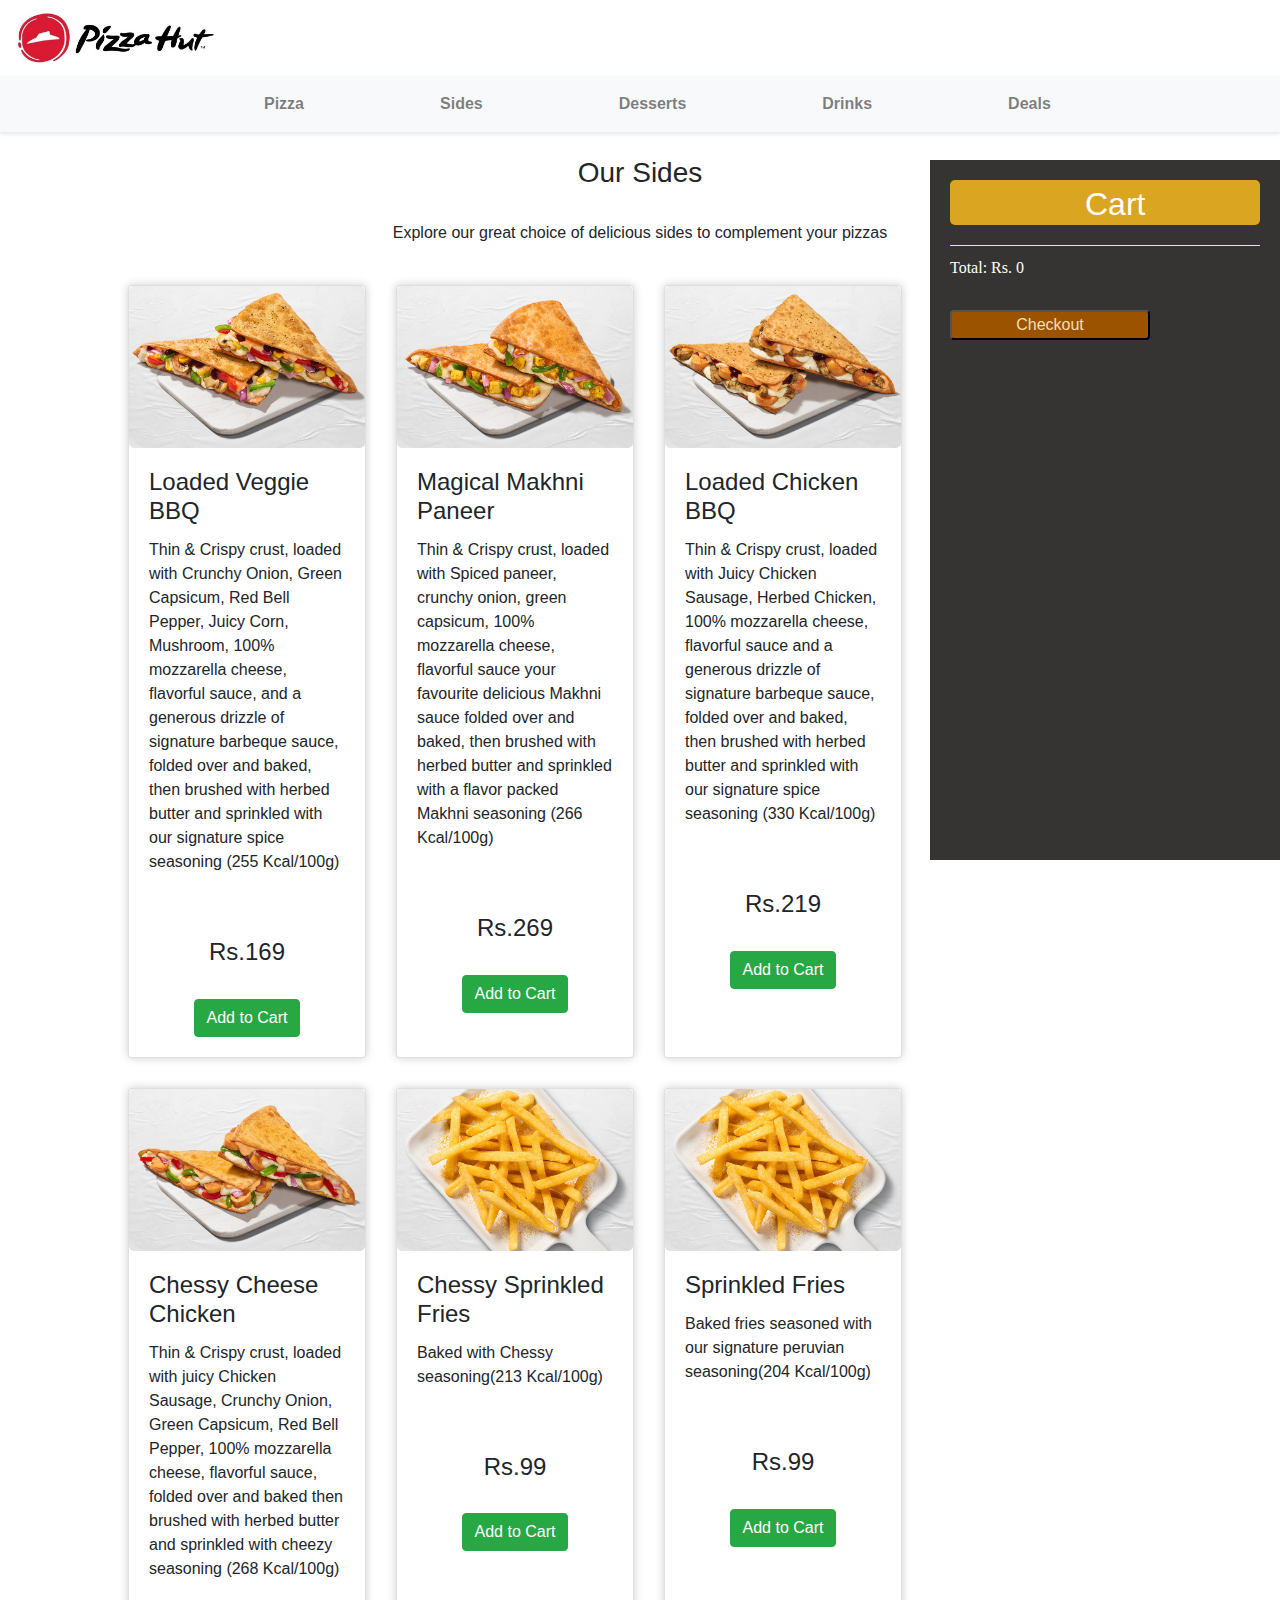
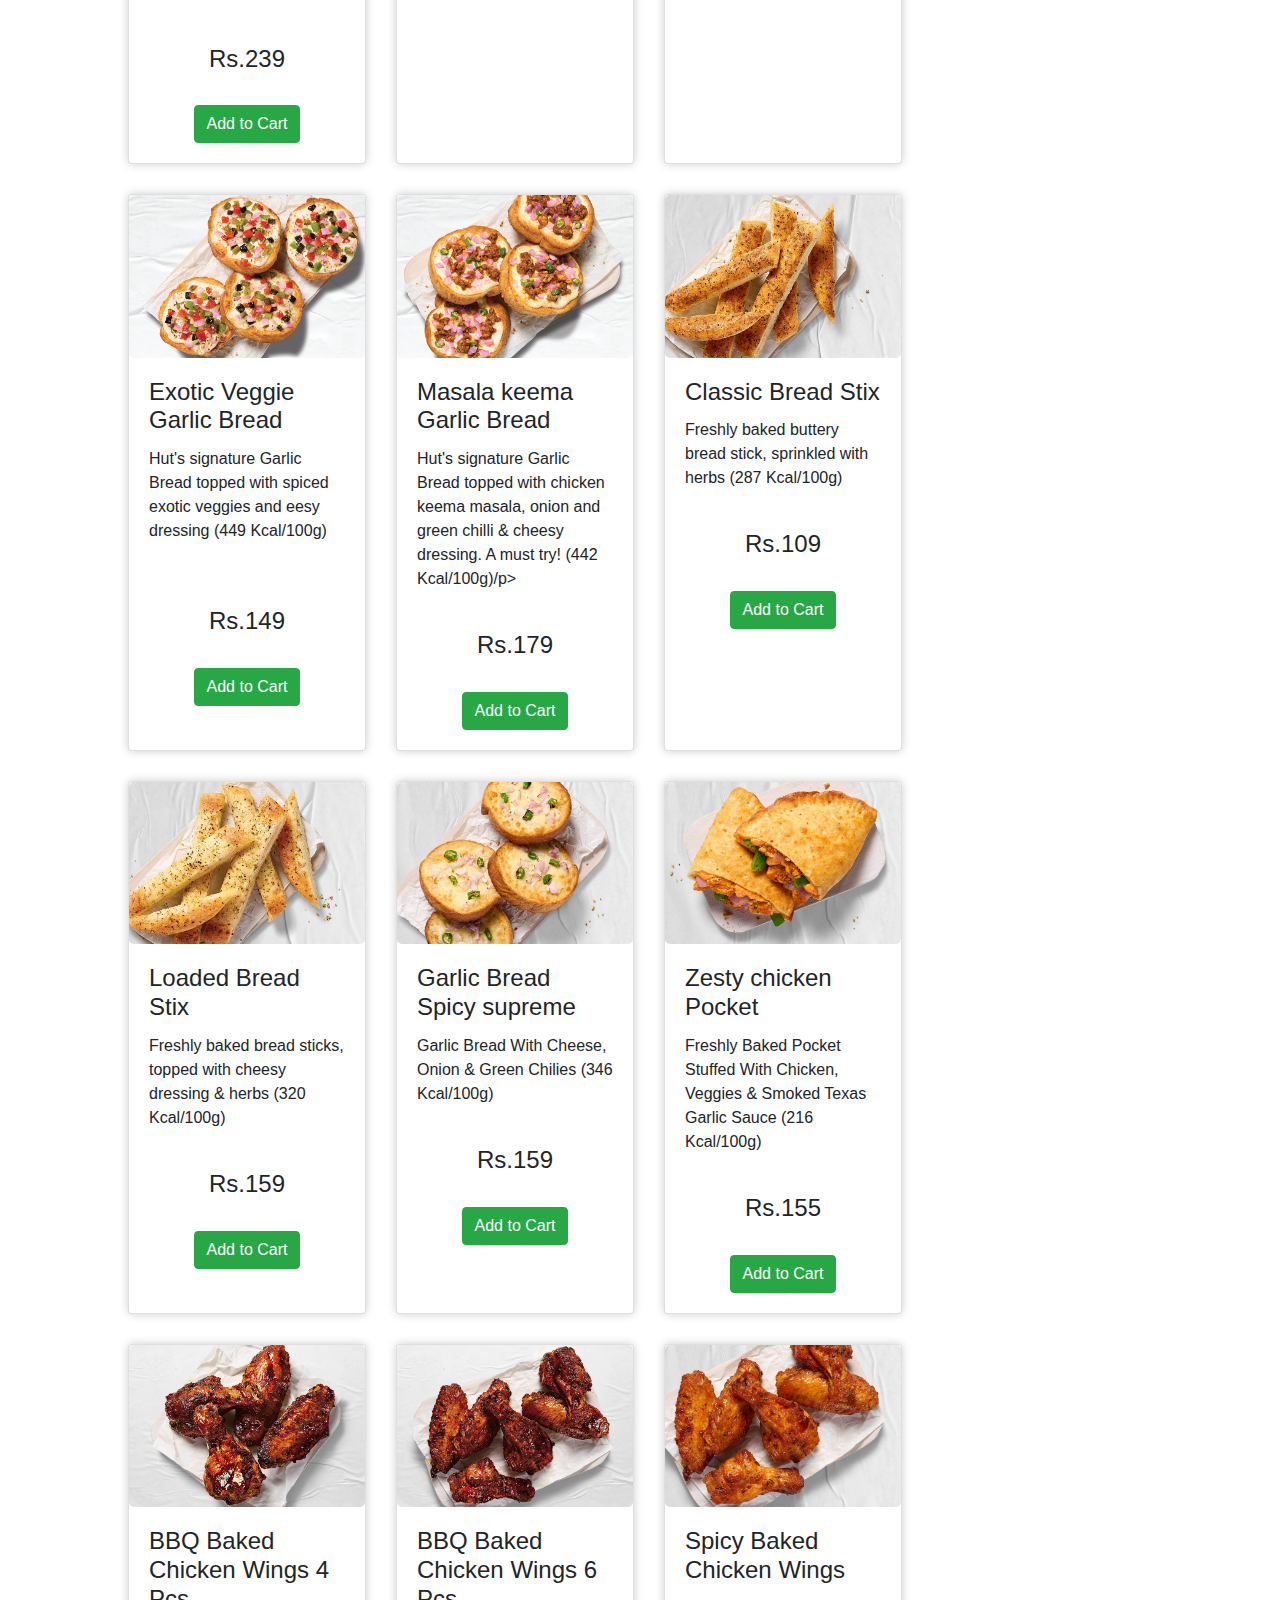
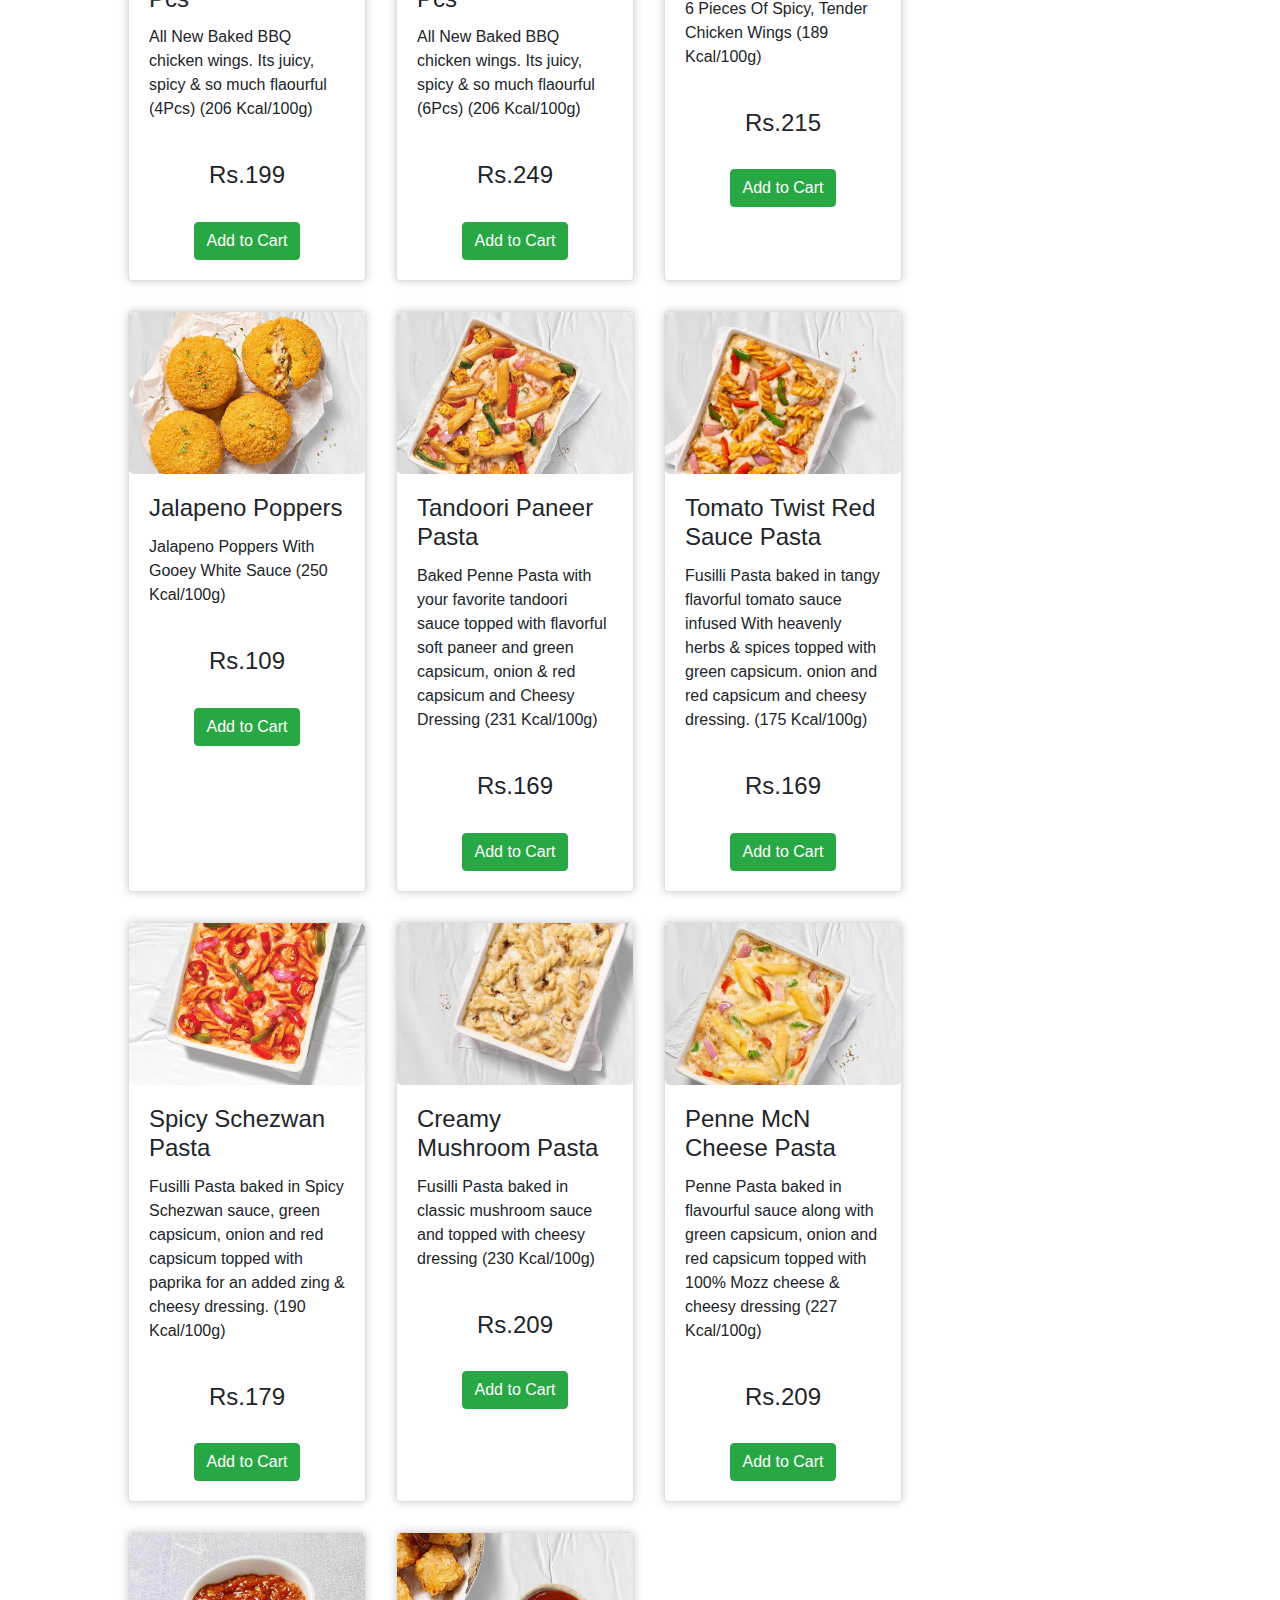
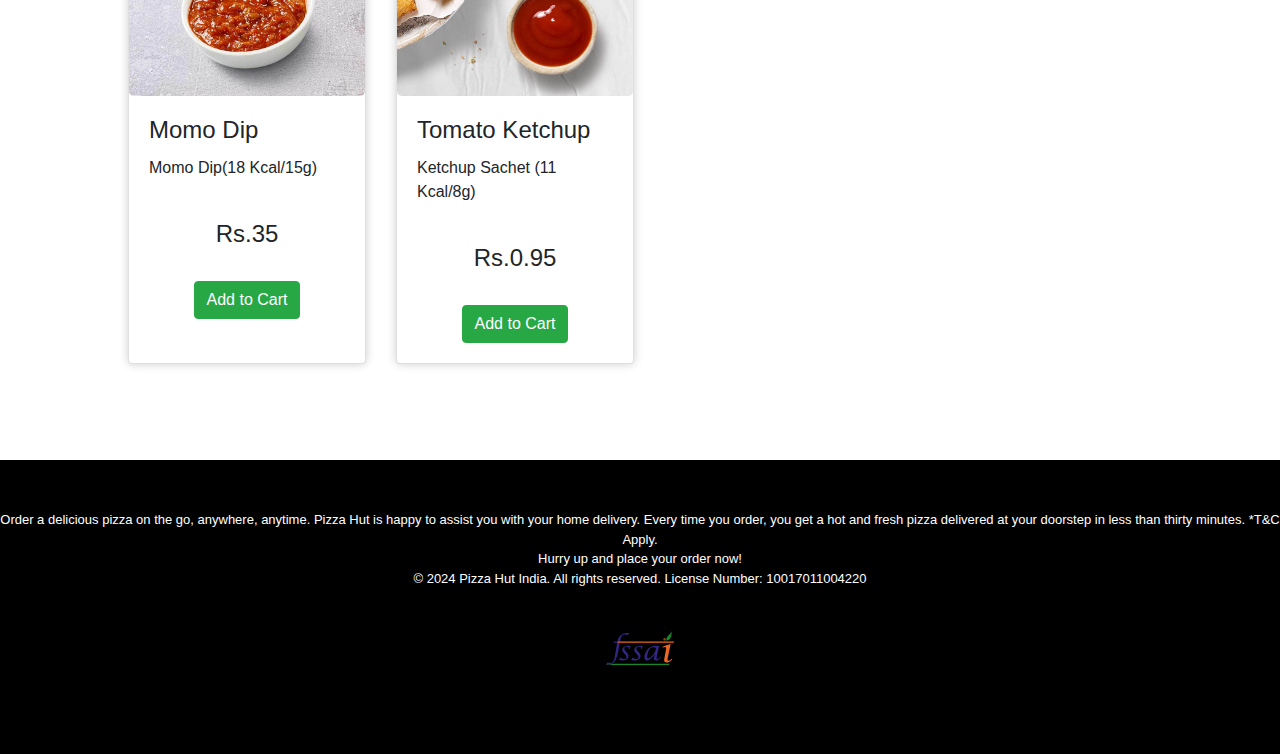
<file: sides.html>
<!DOCTYPE html>
<html lang="en">
<head>
    <meta charset="UTF-8">
    <meta name="viewport" content="width=device-width, initial-scale=1.0">
    <title>Pizzahut website</title>
    <link rel="stylesheet" href="projectstyles.css">

    <link rel="stylesheet" href="https://cdn.jsdelivr.net/npm/bootstrap@4.6.2/dist/css/bootstrap.min.css">
    <script src="https://cdn.jsdelivr.net/npm/jquery@3.6.3/dist/jquery.slim.min.js"></script>
    <script src="https://cdn.jsdelivr.net/npm/popper.js@1.16.1/dist/umd/popper.min.js"></script>
    <script src="https://cdn.jsdelivr.net/npm/bootstrap@4.6.2/dist/js/bootstrap.bundle.min.js"></script>
    <link rel="stylesheet" href="https://use.fontawesome.com/releases/v5.6.3/css/all.css" integrity="sha384-UHRtZLI+pbxtHCWp1t77Bi1L4ZtiqrqD80Kn4Z8NTSRyMA2Fd33n5dQ8lWUE00s/" crossorigin="anonymous">

</head>
<body>
    <nav class="navbar">
        <!-- brand/logo -->
        <a class="navbar-brand" href="#">
            <img src="img/pizzanewwimg.jpg" alt="logo" style="width: 200px;"></a>
            
    </nav>
    <nav class="navbar navbar-expand navbar-light bg-light">
        <!-- link -->
        <ul class="navbar-nav">

            <li class="nav-item">
                <li class="nav-item"></li>
            </li>
            <li class="nav-item">
                <a class="nav-link" href="pizzas.html"><b>Pizza</b></a>
            </li>
            <li class="nav-item">
                <a class="nav-link" href="sides.html"><b>Sides</b></a>
            </li>
            <li class="nav-item">
                <a class="nav-link" href="desserts.html"><b>Desserts</b></a>
            </li>
            <li class="nav-item">
                <a class="nav-link" href="drinks.html"><b>Drinks</b></a>
            </li>
            <li class="nav-item">
                <a class="nav-link" href="deals.html"><b>Deals</b></a>
            </li>
        </ul>
       </nav> 
    <br>
    <div class="container-fluid">
        <center>
        <h3>Our Sides</h3>
        <br>
        <p>Explore our great choice of delicious sides to complement your pizzas</p>
       </div>
    </center>
<br>
<div class="card-container">
    <div class="card">
    <img class="card-image-top" src="img/loaded-veggie-bbq-single.jpeg" width="350px" height="200" >
    <div class="card-body">
        <h4 class="card-title">Loaded Veggie BBQ</h4>
        <p class="card-text">Thin & Crispy crust, loaded with Crunchy Onion, Green Capsicum, Red Bell Pepper, Juicy Corn, Mushroom, 100% mozzarella cheese, flavorful sauce, and a generous drizzle of signature barbeque sauce, folded over and baked, then brushed with herbed butter and sprinkled with our signature spice seasoning (255 Kcal/100g)</p><br><br>
       
        <center>
            <h4 style="font-family:Arial, Helvetica, sans-serif">Rs.169</h4><br>
            <button  class="btn btn-success" onclick="addToCart('Loaded Veggie BBQ', 169)">Add to Cart</button>
      </center>
        </div>
 </div>

    <div class="card">
        <img class="card-image-top" src="img/magical-makhni-paneer-single..jpeg" width="350px" height="200" >
        <div class="card-body">
            <h4 class="card-title">Magical Makhni Paneer</h4>
            <p class="card-text">Thin & Crispy crust, loaded with Spiced paneer, crunchy onion, green capsicum, 100% mozzarella cheese, flavorful sauce your favourite delicious Makhni sauce folded over and baked, then brushed with herbed butter and sprinkled with a flavor packed Makhni seasoning (266 Kcal/100g)</p><br><br>
            <center>
                <h4 style="font-family:Arial, Helvetica, sans-serif">Rs.269</h4><br>
                <button  class="btn btn-success" onclick="addToCart('Magical Makhni Paneer', 269)">Add to Cart</button>
                </center>
            </div>
     </div>
    

    <div class="card">
        <img class="card-image-top" src="img/loaded-chicken-bbq-single.jpeg" width="350px" height="200" >
            <div class="card-body">
                <h4 class="card-title">Loaded Chicken BBQ</h4>
                <p class="card-text">Thin & Crispy crust, loaded with Juicy Chicken Sausage, Herbed Chicken, 100% mozzarella cheese, flavorful sauce and a generous drizzle of signature barbeque sauce, folded over and baked, then brushed with herbed butter and sprinkled with our signature spice seasoning (330 Kcal/100g)</p><br><br>
                <center>
                    <h4 style="font-family:Arial, Helvetica, sans-serif">Rs.219</h4><br>
                    <button  class="btn btn-success" onclick="addToCart('Loaded Veggie BBQ', 169)">Add to Cart</button></center>
                </div>
         </div>
        
    <div class="card">
        <img class="card-image-top" src="img/cheesy-cheese-popcorn-chicken-single.jpeg" width="350px" height="200" >
            <div class="card-body">
                    <h4 class="card-title">Chessy Cheese Chicken</h4>
                    <p class="card-text">Thin & Crispy crust, loaded with juicy Chicken Sausage, Crunchy Onion, Green Capsicum, Red Bell Pepper, 100% mozzarella cheese, flavorful sauce, folded over and baked then brushed with herbed butter and sprinkled with cheezy seasoning (268 Kcal/100g)</p><br><br>
                    <center>
                        <h4 style="font-family:Arial, Helvetica, sans-serif">Rs.239</h4><br>
                        <button  class="btn btn-success" onclick="addToCart('Chessy Cheese Chicken', 239)">Add to Cart</button></center>
                    </div>
             </div>
            
    <div class="card">
        <img class="card-image-top" src="img/cheesy-popcorn-sprinkled-fries-single..jpeg" width="350px" height="200" >
            <div class="card-body">
                    <h4 class="card-title">Chessy Sprinkled Fries</h4>
                    <p class="card-text">Baked with Chessy seasoning(213 Kcal/100g)</p><br><br>
                    <center>
                        <h4 style="font-family:Arial, Helvetica, sans-serif">Rs.99</h4><br>
                        <button  class="btn btn-success" onclick="addToCart('Chessy Sprinkled Fries', 99)">Add to Cart</button></center>
                    </div>
             </div>
            
    <div class="card">
        <img class="card-image-top" src="img/cheesy-popcorn-sprinkled-fries-single..jpeg" width="350px" height="200" >
        <div class="card-body">
                    <h4 class="card-title">Sprinkled Fries</h4>
                    <p class="card-text">Baked fries seasoned with our signature peruvian seasoning(204 Kcal/100g)</p><br><br>
                    <center>
                        <h4 style="font-family:Arial, Helvetica, sans-serif">Rs.99</h4><br>
                        <button  class="btn btn-success" onclick="addToCart('Sprinkled Fries', 99)">Add to Cart</button></center>
                    </div>
             </div>
            
    <div class="card">
     <img class="card-image-top" src="img/exotica-veggie-garlic-bread-single..jpeg" width="350px" height="200" >
        <div class="card-body">
                     <h4 class="card-title">Exotic Veggie Garlic Bread</h4>
                     <p class="card-text">Hut's signature Garlic Bread topped with spiced exotic veggies and eesy dressing (449 Kcal/100g)</p><br><br>
                     <center>
                        <h4 style="font-family:Arial, Helvetica, sans-serif">Rs.149</h4><br>
                        <button  class="btn btn-success" onclick="addToCart('Exotic Veggie Garlic Bread', 149)">Add to Cart</button></center>
                    </div>
             </div>
            
    <div class="card">
        <img class="card-image-top" src="img/masala-keema-garlic-bread-single..jpeg" width="350px" height="200" >
        <div class="card-body">
                    <h4 class="card-title">Masala keema Garlic Bread</h4>
                    <p class="card-text">Hut's signature Garlic Bread topped with chicken keema masala, onion and green chilli & cheesy dressing. A must try! (442 Kcal/100g)/p><br><br>
                        <center>
                            <h4 style="font-family:Arial, Helvetica, sans-serif">Rs.179</h4><br>
                            <button  class="btn btn-success" onclick="addToCart('Masala keema Garlic Bread', 179)">Add to Cart</button></center>
                        </div>
                 </div>
                
    <div class="card">
         <img class="card-image-top" src="img/garlic-bread-stix..jpeg" width="350px" height="200" >
         <div class="card-body">
                    <h4 class="card-title">Classic Bread Stix</h4>
                    <p class="card-text">Freshly baked buttery bread stick, sprinkled with herbs (287 Kcal/100g) <br><br>
                        <center>
                            <h4 style="font-family:Arial, Helvetica, sans-serif">Rs.109</h4><br>
                            <button  class="btn btn-success" onclick="addToCart('Classic Bread Stix', 109)">Add to Cart</button></center>
                        </div>
                 </div>
                
    <div class="card">
        <img class="card-image-top" src="img/cccreamy-garlic-bread-stix..jpeg" width="350px" height="200" >
        <div class="card-body">
                    <h4 class="card-title">Loaded Bread Stix</h4>
                    <p class="card-text">Freshly baked bread sticks, topped with cheesy dressing & herbs (320 Kcal/100g) <br><br>
                        <center>
                            <h4 style="font-family:Arial, Helvetica, sans-serif">Rs.159</h4><br>
                            <button  class="btn btn-success" onclick="addToCart('Loaded Bread Stix', 159)">Add to Cart</button></center>
                        </div>
                 </div>
                
    <div class="card">
        <img class="card-image-top" src="img/garlic-bread-spicy-supreme..jpeg" width="350px" height="200" >
        <div class="card-body">
                    <h4 class="card-title">Garlic Bread Spicy supreme</h4>
                    <p class="card-text">Garlic Bread With Cheese, Onion & Green Chilies (346 Kcal/100g)<br><br>
                        <center>
                            <h4 style="font-family:Arial, Helvetica, sans-serif">Rs.159</h4><br>
                            <button  class="btn btn-success" onclick="addToCart('Garlic Bread Spicy supreme', 159)">Add to Cart</button></center>
                        </div>
                 </div>
                
    <div class="card">
        <img class="card-image-top" src="img/zesty-chicken-pocket.jpeg" width="350px" height="200" >
         <div class="card-body">
                     <h4 class="card-title">Zesty chicken Pocket</h4>
                     <p class="card-text">Freshly Baked Pocket Stuffed With Chicken, Veggies & Smoked Texas Garlic Sauce (216 Kcal/100g)<br><br>
                        <center>
                            <h4 style="font-family:Arial, Helvetica, sans-serif">Rs.155</h4><br>
                            <button  class="btn btn-success" onclick="addToCart('Zesty chicken Pocket', 155)">Add to Cart</button></center>
                        </div>
                 </div>
                
    <div class="card">
        <img class="card-image-top" src="img/bbq-baked-chicken-wings-4-pcs-single..jpeg" width="350px" height="200" >
         <div class="card-body">
                     <h4 class="card-title">BBQ Baked Chicken Wings 4 Pcs</h4>
                     <p class="card-text">All New Baked BBQ chicken wings. Its juicy, spicy & so much flaourful (4Pcs) (206 Kcal/100g)<br><br>
                        <center>
                            <h4 style="font-family:Arial, Helvetica, sans-serif">Rs.199</h4><br>
                            <button  class="btn btn-success" onclick="addToCart('BBQ Baked Chicken Wings 4 Pcs', 199)">Add to Cart</button></center>
                        </div>
                 </div>
                
    <div class="card">
        <img class="card-image-top" src="img/bbq-baked-chicken-wings-single..jpeg" width="350px" height="200" >
         <div class="card-body">
                     <h4 class="card-title">BBQ Baked Chicken Wings 6 Pcs</h4>
                     <p class="card-text">All New Baked BBQ chicken wings. Its juicy, spicy & so much flaourful (6Pcs) (206 Kcal/100g)<br><br>
                        <center>
                            <h4 style="font-family:Arial, Helvetica, sans-serif">Rs.249</h4><br>
                            <button  class="btn btn-success" onclick="addToCart('BBQ Baked Chicken Wings 6 Pcs', 249)">Add to Cart</button></center>
                        </div>
                 </div>
                
    <div class="card">
        <img class="card-image-top" src="img/spicy-baked-chicken-wings..jpeg" width="350px" height="200" >
         <div class="card-body">
                     <h4 class="card-title">Spicy Baked Chicken Wings</h4>
                     <p class="card-text">6 Pieces Of Spicy, Tender Chicken Wings (189 Kcal/100g)<br><br>
                        <center>
                            <h4 style="font-family:Arial, Helvetica, sans-serif">Rs.215</h4><br>
                            <button  class="btn btn-success" onclick="addToCart('Spicy Baked Chicken Wings', 215)">Add to Cart</button></center>
                        </div>
                 </div>
                
    <div class="card">
        <img class="card-image-top" src="img/jalapeno-poppers..jpeg" width="350px" height="200" >
         <div class="card-body">
                     <h4 class="card-title">Jalapeno Poppers</h4>
                     <p class="card-text">Jalapeno Poppers With Gooey White Sauce (250 Kcal/100g)<br><br>
                        <center>
                            <h4 style="font-family:Arial, Helvetica, sans-serif">Rs.109</h4><br>
                            <button  class="btn btn-success" onclick="addToCart('Jalapeno Poppers', 109)">Add to Cart</button></center>
                        </div>
                 </div>
                
    <div class="card">
        <img class="card-image-top" src="img/tandoori-paneer-pasta-single..jpeg" width="350px" height="200" >
         <div class="card-body">
                     <h4 class="card-title">Tandoori Paneer Pasta</h4>
                     <p class="card-text">Baked Penne Pasta with your favorite tandoori sauce topped with flavorful soft paneer and green capsicum, onion & red capsicum and Cheesy Dressing (231 Kcal/100g)<br><br>
                        <center>
                            <h4 style="font-family:Arial, Helvetica, sans-serif">Rs.169</h4><br>
                            <button  class="btn btn-success" onclick="addToCart('Tandoori Paneer Pasta', 169)">Add to Cart</button></center>
                        </div>
                 </div>
                
    <div class="card">
        <img class="card-image-top" src="img/spiced-tomato-twist-veg-single..jpeg" width="350px" height="200" >
         <div class="card-body">
                     <h4 class="card-title">Tomato Twist Red Sauce Pasta</h4>
                     <p class="card-text">Fusilli Pasta baked in tangy flavorful tomato sauce infused With heavenly herbs & spices topped with green capsicum. onion and red capsicum and cheesy dressing. (175 Kcal/100g)<br><br>
                        <center>
                            <h4 style="font-family:Arial, Helvetica, sans-serif">Rs.169</h4><br>
                            <button  class="btn btn-success" onclick="addToCart('Tomato Twist Red Sauce Pasta', 169)">Add to Cart</button></center>
                        </div>
                 </div>
                
    <div class="card">
        <img class="card-image-top" src="img/spicy-schezwan-pasta-single..jpeg" width="350px" height="200" >
         <div class="card-body">
                     <h4 class="card-title">Spicy Schezwan Pasta</h4>
                     <p class="card-text">Fusilli Pasta baked in Spicy Schezwan sauce, green capsicum, onion and red capsicum topped with paprika for an added zing & cheesy dressing. (190 Kcal/100g)<br><br>
                        <center>
                            <h4 style="font-family:Arial, Helvetica, sans-serif">Rs.179</h4><br>
                            <button  class="btn btn-success" onclick="addToCart('Spicy Schezwan Pasta', 179)">Add to Cart</button></center>
                        </div>
                 </div>
                
    <div class="card">
        <img class="card-image-top" src="img/creamy-mushroom-pasta-single..jpeg" width="350px" height="200" >
         <div class="card-body">
                     <h4 class="card-title">Creamy Mushroom Pasta</h4>
                     <p class="card-text">Fusilli Pasta baked in classic mushroom sauce and topped with cheesy dressing (230 Kcal/100g)<br><br>
                        <center>
                            <h4 style="font-family:Arial, Helvetica, sans-serif">Rs.209</h4><br>
                            <button  class="btn btn-success" onclick="addToCart('Creamy Mushroom Pasta', 209)">Add to Cart</button></center>
                        </div>
                 </div>
                
    <div class="card">
        <img class="card-image-top" src="img/penne-mac-n-cheese-pasta-single..jpeg" width="350px" height="200" >
         <div class="card-body">
                     <h4 class="card-title">Penne McN Cheese Pasta </h4>
                     <p class="card-text">Penne Pasta baked in flavourful sauce along with green capsicum, onion and red capsicum topped with 100% Mozz cheese & cheesy dressing (227 Kcal/100g)<br><br>
                        <center>
                            <h4 style="font-family:Arial, Helvetica, sans-serif">Rs.209</h4><br>
                            <button  class="btn btn-success" onclick="addToCart('Penne McN Cheese Pasta ', 209)">Add to Cart</button></center>
                        </div>
                 </div>
                
    <div class="card">
        <img class="card-image-top" src="img/schezwan-dip-single..jpeg" width="350px" height="200" >
         <div class="card-body">
                     <h4 class="card-title">Momo Dip</h4>
                     <p class="card-text">Momo Dip(18 Kcal/15g)<br><br>
                        <center>
                            <h4 style="font-family:Arial, Helvetica, sans-serif">Rs.35</h4><br>
                            <button  class="btn btn-success" onclick="addToCart('Momo Dip', 35)">Add to Cart</button></center>
                        </div>
                 </div>
                
    <div class="card">
        <img class="card-image-top" src="img/ketchup-single..jpeg" width="350px" height="200" >
         <div class="card-body">
                     <h4 class="card-title">Tomato Ketchup</h4>
                     <p class="card-text">Ketchup Sachet (11 Kcal/8g)<br><br>
                        <center>
                            <h4 style="font-family:Arial, Helvetica, sans-serif">Rs.0.95</h4><br>
                            <button  class="btn btn-success" onclick="addToCart('Tomato Ketchup', 0.95)">Add to Cart</button></center>
                        </div>
                 </div>
                
</div>
<br><br>
<!-- Cart Section -->
<div class="cart-container" id="cart">
    <h2>Cart</h2>
    <!-- Cart items will be displayed here -->
    <div id="cart-items"></div>
    <p id="totalAmount">Total: Rs. 0</p>
    <!-- Checkout button always visible -->
    <button id="checkoutBtn" onclick="checkout()">Checkout</button>
  </div>
  
  

<script>
function selectOption(option) {
  document.getElementById("selectedOption").textContent = option;
  // Show all items initially
  const pizzaItems = document.querySelectorAll('.pizza-item');
  pizzaItems.forEach(item => {
    item.style.display = 'block';
  });

  // Filter items based on selected option
  if (option === 'Veg') {
    const nonVegItems = document.querySelectorAll('.pizza-item.Non-Veg');
    nonVegItems.forEach(item => {
      item.style.display = 'none';
    });
  } else if (option === 'Non-Veg') {
    const vegItems = document.querySelectorAll('.pizza-item.Veg');
    vegItems.forEach(item => {
      item.style.display = 'none';
    });
  }
}

let cartItems = [];

function addToCart(itemName, price) {
  // Check if the item already exists in the cart
  const existingItem = cartItems.find(item => item.name === itemName);
  if (existingItem) {
    // If the item exists, update the quantity and amount
    existingItem.quantity++;
    existingItem.amount += price;
  } else {
    // If the item doesn't exist, add it to the cart
    cartItems.push({ name: itemName, price: price, quantity: 1, amount: price });
  }
  updateCart();
}

function updateCart() {
  const cartElement = document.getElementById('cart-items');
  const totalElement = document.getElementById('totalAmount');
  cartElement.innerHTML = '';
  let totalAmount = 0;
  cartItems.forEach(item => {
    const itemElement = document.createElement('div');
    itemElement.classList.add('cart-item');
    itemElement.innerHTML = `<p>${item.name} - Rs.${item.price} (Qty: ${item.quantity}, Amt: Rs.${item.amount})</p>`;
    cartElement.appendChild(itemElement);
    totalAmount += item.amount;
  });
  totalElement.textContent = `Total: Rs. ${totalAmount}`;

  // Show checkout button
  const checkoutBtn = document.getElementById('checkoutBtn');
  checkoutBtn.style.display = 'block';
}

function checkout() {
  alert('Thank you for your purchase!');
  cartItems = [];
  updateCart();
}
</script>
<br><br>

  <!-- Main section -->
 
  <footer class="footer">
    <div class="copyright">
        <p>Order a delicious pizza on the go, anywhere, anytime. Pizza Hut is happy to assist you with your home delivery. Every time you order, you get a hot and fresh pizza delivered at your doorstep in less than thirty minutes. *T&C Apply.
           <br> Hurry up and place your order now!<br> © 2024 Pizza Hut India. All rights reserved. License Number: 10017011004220</p>
    </div>
    <center>
    <img src="img/FSAAI-logo.svg" style="width: 100px;">
    </center>
    </footer>
</body>
</html>
</file>
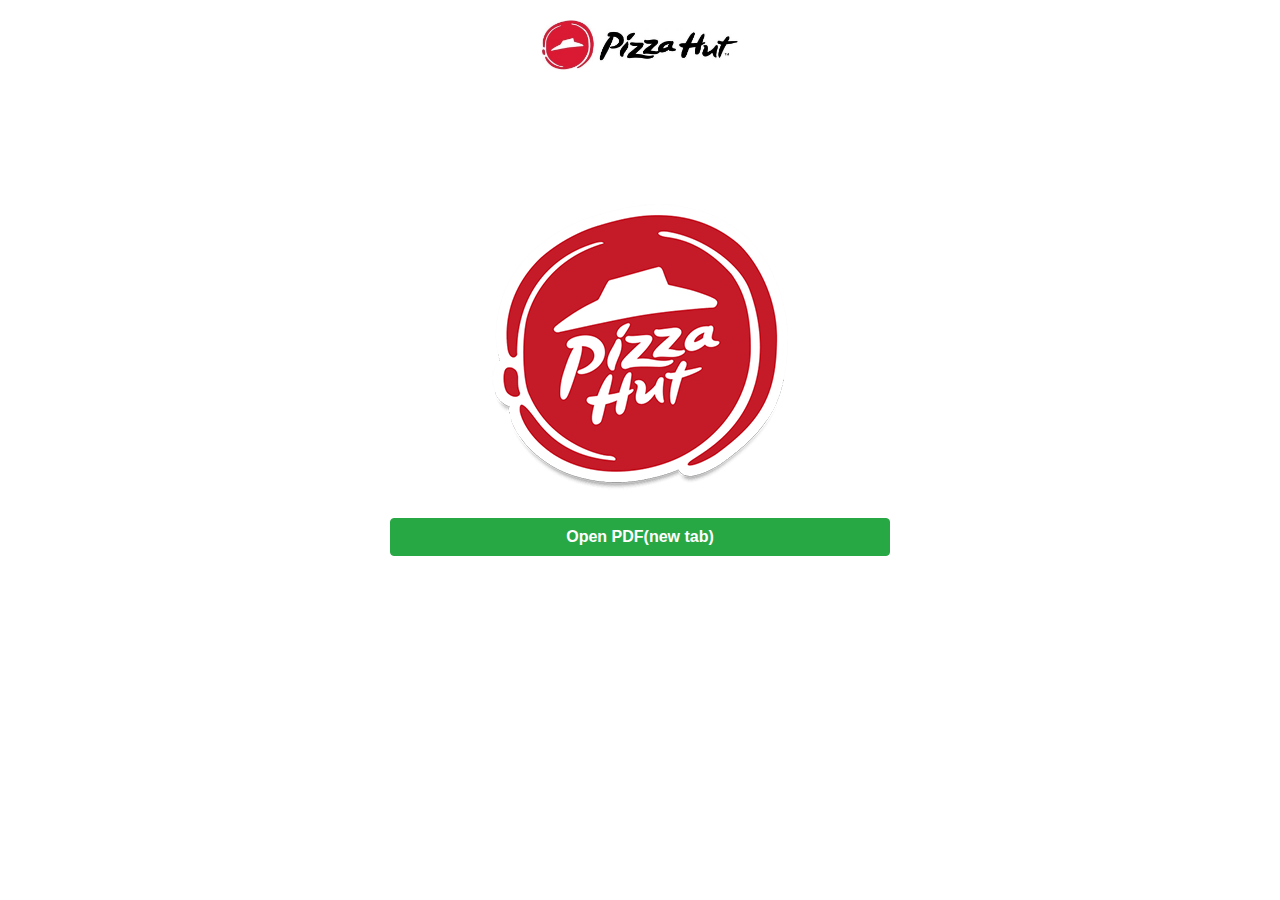
<file: Terms&condn.html>
<!DOCTYPE html>
<html lang="en">
<head>
    <meta charset="UTF-8">
    <meta name="viewport" content="width=device-width, initial-scale=1.0">
    <title>Pizzahut website</title>
    <link rel="stylesheet" href="projectstyles.css">

    <link rel="stylesheet" href="https://cdn.jsdelivr.net/npm/bootstrap@4.6.2/dist/css/bootstrap.min.css">
    <script src="https://cdn.jsdelivr.net/npm/jquery@3.6.3/dist/jquery.slim.min.js"></script>
    <script src="https://cdn.jsdelivr.net/npm/popper.js@1.16.1/dist/umd/popper.min.js"></script>
    <script src="https://cdn.jsdelivr.net/npm/bootstrap@4.6.2/dist/js/bootstrap.bundle.min.js"></script>
    <link rel="stylesheet" href="https://use.fontawesome.com/releases/v5.6.3/css/all.css" integrity="sha384-UHRtZLI+pbxtHCWp1t77Bi1L4ZtiqrqD80Kn4Z8NTSRyMA2Fd33n5dQ8lWUE00s/" crossorigin="anonymous">

</head>
<body>
    <center>
        <div class="container-nutrition">
        <img src="img/pizzanewwimg.jpg" alt="logo" style="width: 200px; padding-top: 20px;">
        <br><br>
        <img src="img/logo-300x300.png" style="padding-top: 100px;"><br><br>
            <a href="terms-conditions..pdf" class="btn btn-success" style="width: 500px;"><b>Open PDF(new tab)</b></a>
    </div>
    </center>
    
</body>
</html>
</file>
<file: projectstyles.css>
img{
   padding: auto;
}
li{
    padding-right: 120px;
}
h2
        {
            font-family: 'Times New Roman', Times, serif;
            font-weight: bolder;
            color: rgb(12, 3, 20);
        }
h5{
    padding-left: 100px;
}
ul{
    padding-left: 100px;
}
ul
{
    display: inline-block;
}
.card-container
{
    width: 80%;
    margin: auto;
    display: grid;
    grid-template-columns: repeat(3,1fr);
    grid-gap: 30px;
    padding-right: 250px;
}

.card
{
    background-color: #fff;
    border-radius: 5px;
    box-shadow: 0px 0px 10px rgba(0,0,0,0.2);
}
.card img{
    max-width: 100%;
    height: auto;
    border-radius: 5px 5px  5px 5px;

}
.card-content
{
    padding: 20px;
}
.card-content h4{
    color: #0078c2;
    font-size: 28px;
    margin-bottom: 6px;
}
.row
{
    display: flex;
    flex-wrap: wrap;
}
ul
{
    list-style: none;
}
.footer
{
    background-color: black;
    padding: 50px 0;
}
.footer-col
{
    width: 25%;
    padding: 0 15px;
}
.footer-col h5
{
    font-size: 18px;
    color: white;
    margin-bottom: 10px;
    font-weight: 300;
    position: relative;

}
.footer-col ul li a
{
    font-size: 13px;
    color: beige;
    text-decoration: none;
    font-weight: 200;
    color: #fff;
    display: block;
    transition: all 0.3s ease;
}

.footer-colu
{
    width: 50%;
    padding: 0 15px;
}
.footer-colu h5
{
    font-size: 20px;
    color: white;
    margin-bottom: 10px;
}
.footer-colu .btn-group
{
    box-sizing: border-box;
    background: #fff;
    text-align: right;
    width: 30%;
    height: 40%;
    font-size: 20px;
    border-radius: 11px;
}
.footer-colu .social-links a
{
    display: inline-block;
    height: 40px;
    width: 35px;
    background-color: rgba(255,255,255,0.2);
    margin: 0 10px 10px 0;
    text-align: center;
    line-height: 40px;
    border-radius: 50%;
    
}
.footer-colu .social-links a:hover
{
    color: #24262b;
    background-color: #fff;
}
.footer-colu p
{
    color: white;
    margin-bottom: 10px;
    font-size: 20px;
}
.copyright p
{
    color: white;
    text-align: center;
    font-size: small;
}
.abouthut h2
{
    font-family: 'Franklin Gothic Medium', 'Arial Narrow', Arial, sans-serif;
    font-size: 30px;
    font-style: inherit;
    font-weight: 200;
    text-align: center;
}
.abouthut ol
{
    list-style: none;
}
.abouthut p
{
    font-family: 'Times New Roman', Times, serif;
    font-size: 20px;
    text-align: center;
    border: 3px solid burlywood;
    border-radius: 12px;
}
.contact h6
{
    color: grey;
}
.contact h1
{
    font-size: 2rem;
    font-family: 'SharpSans';
    font-style: normal;
    font-weight: 600;
    line-height: 44px;
    letter-spacing: -0.14px;
}
.contact p
{
    font-family:'Times New Roman', Times, serif;
    font-style: normal;
    font-weight: 100px;
    line-height: 21px;
    font-size: large;
}
.container .box-container
{
    width: 80%;
    margin: auto;
    display: grid;
    grid-template-columns: repeat(2,1fr);
    grid-gap: 30px;
    padding-top: 30px;
}
.container .box-container .box
{
    box-shadow: 0 5px 10px;
    border-radius: 5px;
    background: #fff;
    padding: 30px 20px;
}
.container .box-container .box h6
{
    text-align: center;
}
.container .box-container .box img
{
    align-items: center;
}
.container .box-container .box p
{
    align-items: center;
}
.contact ul
{
    font-family: 'Franklin Gothic Medium', 'Arial Narrow', Arial, sans-serif;
    font-size: large;
    padding-top: 10px;
    padding-left: 80px;
    list-style: disc;
}

.contact li
{
    font-family: 'Times New Roman', Times, serif;
    padding-top: 5px;
}
.contact ol
{
    font-family: 'Franklin Gothic Medium', 'Arial Narrow', Arial, sans-serif;
    font-size: large;
    padding-top: 10px;
    padding-left: 80px;
    list-style: none;
}
.container-nutrition h6
{   
    padding-top: 40px;
    font-family: 'Franklin Gothic Medium', 'Arial Narrow', Arial, sans-serif ;
    text-transform: uppercase;
    font-size: x-large;
}
.colu .social-links a
{
    display: inline-block;
    height: 40px;
    width: 35px;
    background-color:palevioletred;
    margin: 0 10px 10px 0;
    text-align: center;
    line-height: 40px;
    border-radius: 50%;
    color: black;
}
.colu .social-links a:hover
{
    color: white;
}
.colu a
{
    display: inline-block;
    color: black;
    border-bottom: #0078c2;
    font-family: 'Times New Roman', Times, serif;
    font-size: larger;
}
.siginpg
{    
    padding-left: 300px;
    height: auto;
    border-radius: 5px;
}
.siginpg h2
{
    font-family: 'Franklin Gothic Medium', 'Arial Narrow', Arial, sans-serif;
}
.navbar {
    background-color: #fff;
    box-shadow: 0 2px 4px rgba(0, 0, 0, 0.1);
    padding: 10px 20px;
    display: flex;
    justify-content: space-between;
    align-items: center;
}

.navbar-container {
    display: flex;
    justify-content: space-between;
    align-items: center;
    width: 60%;
}

.logo img {
    height: 50px;
}

.nav-links {
    list-style: none;
    display: flex;
    margin: 0;
    padding: 0;
}

.nav-links li {
    margin: 0 15px;
}

.nav-links a {
    text-decoration: none;
    color: #333;
    font-size: 16px;
    font-weight: bold;
}

.navbar-right {
    display: flex;
    align-items: center;
}

.delivery-info {
    margin-right: 20px;
    font-size: 14px;
}
.cart-container {
    color: white;
    width: 350px ;
    padding: 2px;
    background-color: #353432;
    margin-top: 10px;
    position: fixed;
    top: 150px;
    right: 0;
    bottom: 100px;
    padding: 20px;
    height: 700px;
}
.cart-container h2
{
    background-color: goldenrod;
    border-radius: 5px;
    height: 45px;
    padding: 5px;
    margin-bottom: 20px;
    padding-left: 135px;
    color: white;
    display: flex;
    font-family:'Gill Sans', 'Gill Sans MT', Calibri, 'Trebuchet MS', sans-serif;
}
.cart-container #totalAmount
{
    display: flex;
    justify-content: space-between;
    margin: 20px 0px;
    padding: 10px 0px;
    border-top: 1px solid wheat;
    color: white;
    font-family: 'Times New Roman', Times, serif ;

}
.cart-container #checkoutBtn
{
    border-radius: 4px;
    background-color: #9c5300;
    color: wheat;
    width: 200px;
}
</file>
